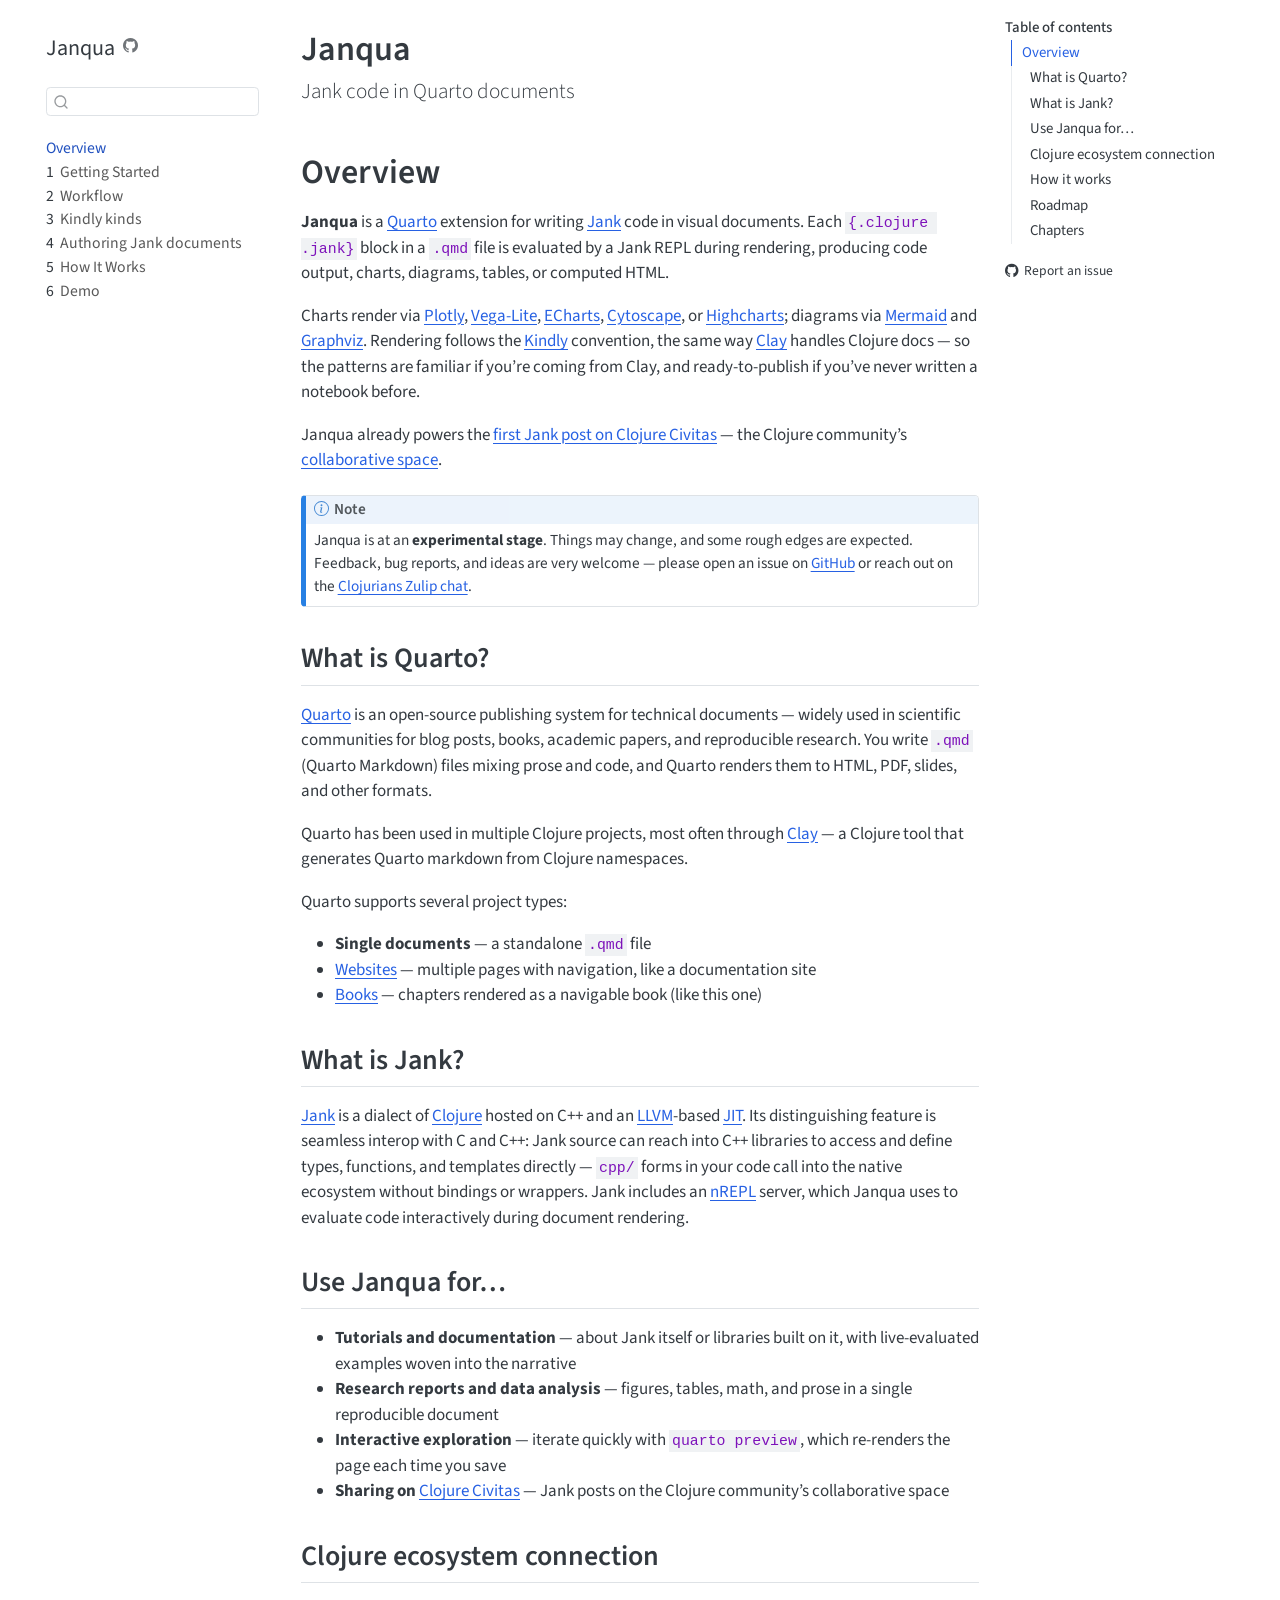
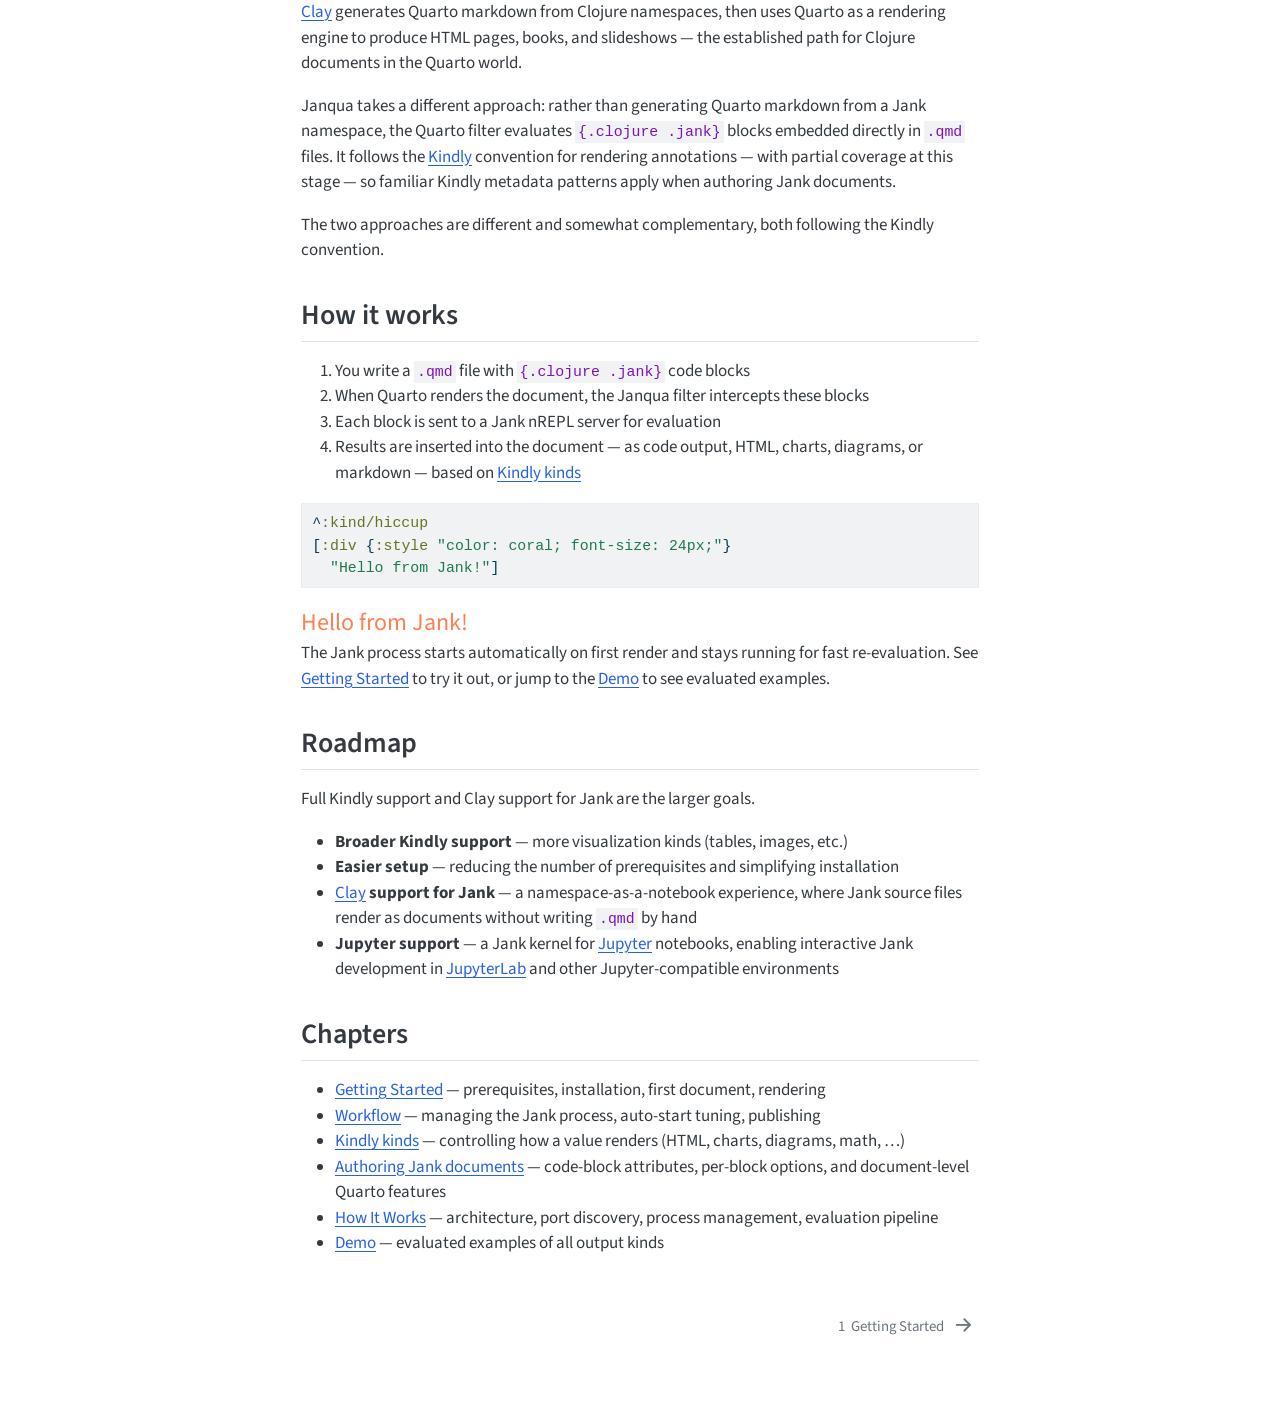
<file: index.html>
<!DOCTYPE html>
<html xmlns="http://www.w3.org/1999/xhtml" lang="en" xml:lang="en"><head>

<meta charset="utf-8">
<meta name="generator" content="quarto-1.9.36">

<meta name="viewport" content="width=device-width, initial-scale=1.0, user-scalable=yes">


<title>Janqua</title>
<style>
/* Default styles provided by pandoc.
** See https://pandoc.org/MANUAL.html#variables-for-html for config info.
*/
code{white-space: pre-wrap;}
span.smallcaps{font-variant: small-caps;}
div.columns{display: flex; gap: min(4vw, 1.5em);}
div.column{flex: auto; overflow-x: auto;}
div.hanging-indent{margin-left: 1.5em; text-indent: -1.5em;}
ul.task-list{list-style: none;}
ul.task-list li input[type="checkbox"] {
  width: 0.8em;
  margin: 0 0.8em 0.2em -1em; /* quarto-specific, see https://github.com/quarto-dev/quarto-cli/issues/4556 */ 
  vertical-align: middle;
}
/* CSS for syntax highlighting */
html { -webkit-text-size-adjust: 100%; }
pre > code.sourceCode { white-space: pre; position: relative; }
pre > code.sourceCode > span { display: inline-block; line-height: 1.25; }
pre > code.sourceCode > span:empty { height: 1.2em; }
.sourceCode { overflow: visible; }
code.sourceCode > span { color: inherit; text-decoration: inherit; }
div.sourceCode { margin: 1em 0; }
pre.sourceCode { margin: 0; }
@media screen {
div.sourceCode { overflow: auto; }
}
@media print {
pre > code.sourceCode { white-space: pre-wrap; }
pre > code.sourceCode > span { text-indent: -5em; padding-left: 5em; }
}
pre.numberSource code
  { counter-reset: source-line 0; }
pre.numberSource code > span
  { position: relative; left: -4em; counter-increment: source-line; }
pre.numberSource code > span > a:first-child::before
  { content: counter(source-line);
    position: relative; left: -1em; text-align: right; vertical-align: baseline;
    border: none; display: inline-block;
    -webkit-touch-callout: none; -webkit-user-select: none;
    -khtml-user-select: none; -moz-user-select: none;
    -ms-user-select: none; user-select: none;
    padding: 0 4px; width: 4em;
  }
pre.numberSource { margin-left: 3em;  padding-left: 4px; }
div.sourceCode
  {   }
@media screen {
pre > code.sourceCode > span > a:first-child::before { text-decoration: underline; }
}
</style>


<script src="site_libs/quarto-nav/quarto-nav.js"></script>
<script src="site_libs/quarto-nav/headroom.min.js"></script>
<script src="site_libs/clipboard/clipboard.min.js"></script>
<script src="site_libs/quarto-search/autocomplete.umd.js"></script>
<script src="site_libs/quarto-search/fuse.min.js"></script>
<script src="site_libs/quarto-search/quarto-search.js"></script>
<meta name="quarto:offset" content="./">
<link href="./getting-started.html" rel="next">
<script src="site_libs/quarto-html/quarto.js" type="module"></script>
<script src="site_libs/quarto-html/tabsets/tabsets.js" type="module"></script>
<script src="site_libs/quarto-html/popper.min.js"></script>
<script src="site_libs/quarto-html/tippy.umd.min.js"></script>
<script src="site_libs/quarto-html/anchor.min.js"></script>
<link href="site_libs/quarto-html/tippy.css" rel="stylesheet">
<link href="site_libs/quarto-html/quarto-syntax-highlighting-845c23b38eaddc0f92fda52bfe77a8c8.css" rel="stylesheet" id="quarto-text-highlighting-styles">
<script src="site_libs/bootstrap/bootstrap.min.js"></script>
<link href="site_libs/bootstrap/bootstrap-icons.css" rel="stylesheet">
<link href="site_libs/bootstrap/bootstrap-47c769d3d3297953383b17cda1be3526.min.css" rel="stylesheet" append-hash="true" id="quarto-bootstrap" data-mode="light">
<script id="quarto-search-options" type="application/json">{
  "location": "sidebar",
  "copy-button": false,
  "collapse-after": 3,
  "panel-placement": "start",
  "type": "textbox",
  "limit": 50,
  "keyboard-shortcut": [
    "f",
    "/",
    "s"
  ],
  "show-item-context": false,
  "language": {
    "search-no-results-text": "No results",
    "search-matching-documents-text": "matching documents",
    "search-copy-link-title": "Copy link to search",
    "search-hide-matches-text": "Hide additional matches",
    "search-more-match-text": "more match in this document",
    "search-more-matches-text": "more matches in this document",
    "search-clear-button-title": "Clear",
    "search-text-placeholder": "",
    "search-detached-cancel-button-title": "Cancel",
    "search-submit-button-title": "Submit",
    "search-label": "Search"
  }
}</script>
<style>
/* Distinguish Jank output blocks from input code */
.cell-output pre code.sourceCode {
  background-color: transparent;
  border-left: 3px solid #e0e0e0;
  padding-left: 0.8em;
}

/* Cap stdout-block height so a noisy `(println …)` (e.g. a debug
   `dotimes 1000`) doesn't push everything below it off the page.
   Display blocks (charts, return values) and error blocks stay
   uncapped — those need to remain fully visible. */
.cell-output-stdout pre {
  max-height: 30em;
  overflow-y: auto;
}
</style>


</head>

<body class="nav-sidebar floating quarto-light">

<div id="quarto-search-results"></div>
  <header id="quarto-header" class="headroom fixed-top">
  <nav class="quarto-secondary-nav">
    <div class="container-fluid d-flex">
      <button type="button" class="quarto-btn-toggle btn" data-bs-toggle="collapse" role="button" data-bs-target=".quarto-sidebar-collapse-item" aria-controls="quarto-sidebar" aria-expanded="false" aria-label="Toggle sidebar navigation" onclick="if (window.quartoToggleHeadroom) { window.quartoToggleHeadroom(); }">
        <i class="bi bi-layout-text-sidebar-reverse"></i>
      </button>
        <nav class="quarto-page-breadcrumbs" aria-label="breadcrumb"><ol class="breadcrumb"><li class="breadcrumb-item"><a href="./index.html">Overview</a></li></ol></nav>
        <a class="flex-grow-1" role="navigation" data-bs-toggle="collapse" data-bs-target=".quarto-sidebar-collapse-item" aria-controls="quarto-sidebar" aria-expanded="false" aria-label="Toggle sidebar navigation" onclick="if (window.quartoToggleHeadroom) { window.quartoToggleHeadroom(); }">      
        </a>
      <button type="button" class="btn quarto-search-button" aria-label="Search" onclick="window.quartoOpenSearch();">
        <i class="bi bi-search"></i>
      </button>
    </div>
  </nav>
</header>
<!-- content -->
<div id="quarto-content" class="quarto-container page-columns page-rows-contents page-layout-article">
<!-- sidebar -->
  <nav id="quarto-sidebar" class="sidebar collapse collapse-horizontal quarto-sidebar-collapse-item sidebar-navigation floating overflow-auto">
    <div class="pt-lg-2 mt-2 text-left sidebar-header">
    <div class="sidebar-title mb-0 py-0">
      <a href="./">Janqua</a> 
        <div class="sidebar-tools-main">
    <a href="https://github.com/scicloj/janqua" title="Source Code" class="quarto-navigation-tool px-1" aria-label="Source Code"><i class="bi bi-github"></i></a>
</div>
    </div>
      </div>
        <div class="mt-2 flex-shrink-0 align-items-center">
        <div class="sidebar-search">
        <div id="quarto-search" class="" title="Search"></div>
        </div>
        </div>
    <div class="sidebar-menu-container"> 
    <ul class="list-unstyled mt-1">
        <li class="sidebar-item">
  <div class="sidebar-item-container"> 
  <a href="./index.html" class="sidebar-item-text sidebar-link active">
 <span class="menu-text">Overview</span></a>
  </div>
</li>
        <li class="sidebar-item">
  <div class="sidebar-item-container"> 
  <a href="./getting-started.html" class="sidebar-item-text sidebar-link">
 <span class="menu-text"><span class="chapter-number">1</span>&nbsp; <span class="chapter-title">Getting Started</span></span></a>
  </div>
</li>
        <li class="sidebar-item">
  <div class="sidebar-item-container"> 
  <a href="./workflow.html" class="sidebar-item-text sidebar-link">
 <span class="menu-text"><span class="chapter-number">2</span>&nbsp; <span class="chapter-title">Workflow</span></span></a>
  </div>
</li>
        <li class="sidebar-item">
  <div class="sidebar-item-container"> 
  <a href="./kindly-kinds.html" class="sidebar-item-text sidebar-link">
 <span class="menu-text"><span class="chapter-number">3</span>&nbsp; <span class="chapter-title">Kindly kinds</span></span></a>
  </div>
</li>
        <li class="sidebar-item">
  <div class="sidebar-item-container"> 
  <a href="./authoring.html" class="sidebar-item-text sidebar-link">
 <span class="menu-text"><span class="chapter-number">4</span>&nbsp; <span class="chapter-title">Authoring Jank documents</span></span></a>
  </div>
</li>
        <li class="sidebar-item">
  <div class="sidebar-item-container"> 
  <a href="./how-it-works.html" class="sidebar-item-text sidebar-link">
 <span class="menu-text"><span class="chapter-number">5</span>&nbsp; <span class="chapter-title">How It Works</span></span></a>
  </div>
</li>
        <li class="sidebar-item">
  <div class="sidebar-item-container"> 
  <a href="./demo.html" class="sidebar-item-text sidebar-link">
 <span class="menu-text"><span class="chapter-number">6</span>&nbsp; <span class="chapter-title">Demo</span></span></a>
  </div>
</li>
    </ul>
    </div>
</nav>
<div id="quarto-sidebar-glass" class="quarto-sidebar-collapse-item" data-bs-toggle="collapse" data-bs-target=".quarto-sidebar-collapse-item"></div>
<!-- margin-sidebar -->
    <div id="quarto-margin-sidebar" class="sidebar margin-sidebar">
        <nav id="TOC" role="doc-toc" class="toc-active">
    <h2 id="toc-title">Table of contents</h2>
   
  <ul>
  <li><a href="#overview" id="toc-overview" class="nav-link active" data-scroll-target="#overview">Overview</a>
  <ul class="collapse">
  <li><a href="#what-is-quarto" id="toc-what-is-quarto" class="nav-link" data-scroll-target="#what-is-quarto">What is Quarto?</a></li>
  <li><a href="#what-is-jank" id="toc-what-is-jank" class="nav-link" data-scroll-target="#what-is-jank">What is Jank?</a></li>
  <li><a href="#use-janqua-for" id="toc-use-janqua-for" class="nav-link" data-scroll-target="#use-janqua-for">Use Janqua for…</a></li>
  <li><a href="#clojure-ecosystem-connection" id="toc-clojure-ecosystem-connection" class="nav-link" data-scroll-target="#clojure-ecosystem-connection">Clojure ecosystem connection</a></li>
  <li><a href="#how-it-works" id="toc-how-it-works" class="nav-link" data-scroll-target="#how-it-works">How it works</a></li>
  <li><a href="#roadmap" id="toc-roadmap" class="nav-link" data-scroll-target="#roadmap">Roadmap</a></li>
  <li><a href="#chapters" id="toc-chapters" class="nav-link" data-scroll-target="#chapters">Chapters</a></li>
  </ul></li>
  </ul>
<div class="toc-actions"><ul><li><a href="https://github.com/scicloj/janqua/issues/new" class="toc-action"><i class="bi bi-github"></i>Report an issue</a></li></ul></div></nav>
    </div>
<!-- main -->
<main class="content" id="quarto-document-content">

<header id="title-block-header" class="quarto-title-block default">
<div class="quarto-title">
<h1 class="title">Janqua</h1>
<p class="subtitle lead">Jank code in Quarto documents</p>
</div>



<div class="quarto-title-meta">

    
  
    
  </div>
  


</header>


<section id="overview" class="level1 unnumbered">
<h1 class="unnumbered">Overview</h1>
<p><strong>Janqua</strong> is a <a href="https://quarto.org">Quarto</a> extension for writing <a href="https://jank-lang.org">Jank</a> code in visual documents. Each <code>{.clojure .jank}</code> block in a <code>.qmd</code> file is evaluated by a Jank REPL during rendering, producing code output, charts, diagrams, tables, or computed HTML.</p>
<p>Charts render via <a href="https://plotly.com/javascript/">Plotly</a>, <a href="https://vega.github.io/vega-lite/">Vega-Lite</a>, <a href="https://echarts.apache.org/">ECharts</a>, <a href="https://js.cytoscape.org/">Cytoscape</a>, or <a href="https://www.highcharts.com/">Highcharts</a>; diagrams via <a href="https://mermaid.js.org/">Mermaid</a> and <a href="https://graphviz.org/">Graphviz</a>. Rendering follows the <a href="https://scicloj.github.io/kindly-noted/">Kindly</a> convention, the same way <a href="https://scicloj.github.io/clay/">Clay</a> handles Clojure docs — so the patterns are familiar if you’re coming from Clay, and ready-to-publish if you’ve never written a notebook before.</p>
<p>Janqua already powers the <a href="https://clojurecivitas.org/jank/hello.html">first Jank post on Clojure Civitas</a> — the Clojure community’s <a href="https://clojurecivitas.org/">collaborative space</a>.</p>
<div class="callout callout-style-default callout-note callout-titled">
<div class="callout-header d-flex align-content-center">
<div class="callout-icon-container">
<i class="callout-icon"></i>
</div>
<div class="callout-title-container flex-fill">
Note
</div>
</div>
<div class="callout-body-container callout-body">
<p>Janqua is at an <strong>experimental stage</strong>. Things may change, and some rough edges are expected. Feedback, bug reports, and ideas are very welcome — please open an issue on <a href="https://github.com/scicloj/janqua/issues">GitHub</a> or reach out on the <a href="https://scicloj.github.io/docs/community/chat/">Clojurians Zulip chat</a>.</p>
</div>
</div>
<section id="what-is-quarto" class="level2">
<h2 class="anchored" data-anchor-id="what-is-quarto">What is Quarto?</h2>
<p><a href="https://quarto.org">Quarto</a> is an open-source publishing system for technical documents — widely used in scientific communities for blog posts, books, academic papers, and reproducible research. You write <code>.qmd</code> (Quarto Markdown) files mixing prose and code, and Quarto renders them to HTML, PDF, slides, and other formats.</p>
<p>Quarto has been used in multiple Clojure projects, most often through <a href="https://scicloj.github.io/clay/">Clay</a> — a Clojure tool that generates Quarto markdown from Clojure namespaces.</p>
<p>Quarto supports several project types:</p>
<ul>
<li><strong>Single documents</strong> — a standalone <code>.qmd</code> file</li>
<li><strong><a href="https://quarto.org/docs/websites/">Websites</a></strong> — multiple pages with navigation, like a documentation site</li>
<li><strong><a href="https://quarto.org/docs/books/">Books</a></strong> — chapters rendered as a navigable book (like this one)</li>
</ul>
</section>
<section id="what-is-jank" class="level2">
<h2 class="anchored" data-anchor-id="what-is-jank">What is Jank?</h2>
<p><a href="https://jank-lang.org">Jank</a> is a dialect of <a href="https://clojure.org/">Clojure</a> hosted on C++ and an <a href="https://llvm.org/">LLVM</a>-based <a href="https://en.wikipedia.org/wiki/Just-in-time_compilation">JIT</a>. Its distinguishing feature is seamless interop with C and C++: Jank source can reach into C++ libraries to access and define types, functions, and templates directly — <code>cpp/</code> forms in your code call into the native ecosystem without bindings or wrappers. Jank includes an <a href="https://nrepl.org/">nREPL</a> server, which Janqua uses to evaluate code interactively during document rendering.</p>
</section>
<section id="use-janqua-for" class="level2">
<h2 class="anchored" data-anchor-id="use-janqua-for">Use Janqua for…</h2>
<ul>
<li><strong>Tutorials and documentation</strong> — about Jank itself or libraries built on it, with live-evaluated examples woven into the narrative</li>
<li><strong>Research reports and data analysis</strong> — figures, tables, math, and prose in a single reproducible document</li>
<li><strong>Interactive exploration</strong> — iterate quickly with <code>quarto preview</code>, which re-renders the page each time you save</li>
<li><strong>Sharing on <a href="https://clojurecivitas.org/">Clojure Civitas</a></strong> — Jank posts on the Clojure community’s collaborative space</li>
</ul>
</section>
<section id="clojure-ecosystem-connection" class="level2">
<h2 class="anchored" data-anchor-id="clojure-ecosystem-connection">Clojure ecosystem connection</h2>
<p><a href="https://scicloj.github.io/clay/">Clay</a> generates Quarto markdown from Clojure namespaces, then uses Quarto as a rendering engine to produce HTML pages, books, and slideshows — the established path for Clojure documents in the Quarto world.</p>
<p>Janqua takes a different approach: rather than generating Quarto markdown from a Jank namespace, the Quarto filter evaluates <code>{.clojure .jank}</code> blocks embedded directly in <code>.qmd</code> files. It follows the <a href="https://scicloj.github.io/kindly-noted/">Kindly</a> convention for rendering annotations — with partial coverage at this stage — so familiar Kindly metadata patterns apply when authoring Jank documents.</p>
<p>The two approaches are different and somewhat complementary, both following the Kindly convention.</p>
</section>
<section id="how-it-works" class="level2">
<h2 class="anchored" data-anchor-id="how-it-works">How it works</h2>
<ol type="1">
<li>You write a <code>.qmd</code> file with <code>{.clojure .jank}</code> code blocks</li>
<li>When Quarto renders the document, the Janqua filter intercepts these blocks</li>
<li>Each block is sent to a Jank nREPL server for evaluation</li>
<li>Results are inserted into the document — as code output, HTML, charts, diagrams, or markdown — based on <a href="./kindly-kinds.html">Kindly kinds</a></li>
</ol>
<div class="cell">
<div class="code-copy-outer-scaffold"><div class="sourceCode" id="cb1"><pre class="sourceCode clojure code-with-copy"><code class="sourceCode clojure"><span id="cb1-1"><a href="#cb1-1" aria-hidden="true" tabindex="-1"></a>^<span class="at">:kind/hiccup</span></span>
<span id="cb1-2"><a href="#cb1-2" aria-hidden="true" tabindex="-1"></a>[<span class="at">:div</span> {<span class="at">:style</span> <span class="st">"color: coral; font-size: 24px;"</span>}</span>
<span id="cb1-3"><a href="#cb1-3" aria-hidden="true" tabindex="-1"></a>  <span class="st">"Hello from Jank!"</span>]</span></code></pre></div><button title="Copy to Clipboard" class="code-copy-button"><i class="bi"></i></button></div>
<div class="cell-output cell-output-display">
<div style="color: coral; font-size: 24px;">Hello from Jank!</div>
</div>
</div>
<p>The Jank process starts automatically on first render and stays running for fast re-evaluation. See <a href="./getting-started.html">Getting Started</a> to try it out, or jump to the <a href="./demo.html">Demo</a> to see evaluated examples.</p>
</section>
<section id="roadmap" class="level2">
<h2 class="anchored" data-anchor-id="roadmap">Roadmap</h2>
<p>Full Kindly support and Clay support for Jank are the larger goals.</p>
<ul>
<li><strong>Broader Kindly support</strong> — more visualization kinds (tables, images, etc.)</li>
<li><strong>Easier setup</strong> — reducing the number of prerequisites and simplifying installation</li>
<li><strong><a href="https://scicloj.github.io/clay/">Clay</a> support for Jank</strong> — a namespace-as-a-notebook experience, where Jank source files render as documents without writing <code>.qmd</code> by hand</li>
<li><strong>Jupyter support</strong> — a Jank kernel for <a href="https://jupyter.org/">Jupyter</a> notebooks, enabling interactive Jank development in <a href="https://jupyterlab.readthedocs.io/">JupyterLab</a> and other Jupyter-compatible environments</li>
</ul>
</section>
<section id="chapters" class="level2">
<h2 class="anchored" data-anchor-id="chapters">Chapters</h2>
<ul>
<li><a href="./getting-started.html">Getting Started</a> — prerequisites, installation, first document, rendering</li>
<li><a href="./workflow.html">Workflow</a> — managing the Jank process, auto-start tuning, publishing</li>
<li><a href="./kindly-kinds.html">Kindly kinds</a> — controlling how a value renders (HTML, charts, diagrams, math, …)</li>
<li><a href="./authoring.html">Authoring Jank documents</a> — code-block attributes, per-block options, and document-level Quarto features</li>
<li><a href="./how-it-works.html">How It Works</a> — architecture, port discovery, process management, evaluation pipeline</li>
<li><a href="./demo.html">Demo</a> — evaluated examples of all output kinds</li>
</ul>


</section>
</section>

</main> <!-- /main -->
<script id="quarto-html-after-body" type="application/javascript">
  window.document.addEventListener("DOMContentLoaded", function (event) {
    const icon = "";
    const anchorJS = new window.AnchorJS();
    anchorJS.options = {
      placement: 'right',
      icon: icon
    };
    anchorJS.add('.anchored');
    const isCodeAnnotation = (el) => {
      for (const clz of el.classList) {
        if (clz.startsWith('code-annotation-')) {                     
          return true;
        }
      }
      return false;
    }
    const onCopySuccess = function(e) {
      // button target
      const button = e.trigger;
      // don't keep focus
      button.blur();
      // flash "checked"
      button.classList.add('code-copy-button-checked');
      var currentTitle = button.getAttribute("title");
      button.setAttribute("title", "Copied!");
      let tooltip;
      if (window.bootstrap) {
        button.setAttribute("data-bs-toggle", "tooltip");
        button.setAttribute("data-bs-placement", "left");
        button.setAttribute("data-bs-title", "Copied!");
        tooltip = new bootstrap.Tooltip(button, 
          { trigger: "manual", 
            customClass: "code-copy-button-tooltip",
            offset: [0, -8]});
        tooltip.show();    
      }
      setTimeout(function() {
        if (tooltip) {
          tooltip.hide();
          button.removeAttribute("data-bs-title");
          button.removeAttribute("data-bs-toggle");
          button.removeAttribute("data-bs-placement");
        }
        button.setAttribute("title", currentTitle);
        button.classList.remove('code-copy-button-checked');
      }, 1000);
      // clear code selection
      e.clearSelection();
    }
    const getTextToCopy = function(trigger) {
      const outerScaffold = trigger.parentElement.cloneNode(true);
      const codeEl = outerScaffold.querySelector('code');
      for (const childEl of codeEl.children) {
        if (isCodeAnnotation(childEl)) {
          childEl.remove();
        }
      }
      return codeEl.innerText;
    }
    const clipboard = new window.ClipboardJS('.code-copy-button:not([data-in-quarto-modal])', {
      text: getTextToCopy
    });
    clipboard.on('success', onCopySuccess);
    if (window.document.getElementById('quarto-embedded-source-code-modal')) {
      const clipboardModal = new window.ClipboardJS('.code-copy-button[data-in-quarto-modal]', {
        text: getTextToCopy,
        container: window.document.getElementById('quarto-embedded-source-code-modal')
      });
      clipboardModal.on('success', onCopySuccess);
    }
      var localhostRegex = new RegExp(/^(?:http|https):\/\/localhost\:?[0-9]*\//);
      var mailtoRegex = new RegExp(/^mailto:/);
        var filterRegex = new RegExp('/' + window.location.host + '/');
      var isInternal = (href) => {
          return filterRegex.test(href) || localhostRegex.test(href) || mailtoRegex.test(href);
      }
      // Inspect non-navigation links and adorn them if external
     var links = window.document.querySelectorAll('a[href]:not(.nav-link):not(.navbar-brand):not(.toc-action):not(.sidebar-link):not(.sidebar-item-toggle):not(.pagination-link):not(.no-external):not([aria-hidden]):not(.dropdown-item):not(.quarto-navigation-tool):not(.about-link)');
      for (var i=0; i<links.length; i++) {
        const link = links[i];
        if (!isInternal(link.href)) {
          // undo the damage that might have been done by quarto-nav.js in the case of
          // links that we want to consider external
          if (link.dataset.originalHref !== undefined) {
            link.href = link.dataset.originalHref;
          }
        }
      }
    function tippyHover(el, contentFn, onTriggerFn, onUntriggerFn) {
      const config = {
        allowHTML: true,
        maxWidth: 500,
        delay: 100,
        arrow: false,
        appendTo: function(el) {
            return el.parentElement;
        },
        interactive: true,
        interactiveBorder: 10,
        theme: 'quarto',
        placement: 'bottom-start',
      };
      if (contentFn) {
        config.content = contentFn;
      }
      if (onTriggerFn) {
        config.onTrigger = onTriggerFn;
      }
      if (onUntriggerFn) {
        config.onUntrigger = onUntriggerFn;
      }
      window.tippy(el, config); 
    }
    const noterefs = window.document.querySelectorAll('a[role="doc-noteref"]');
    for (var i=0; i<noterefs.length; i++) {
      const ref = noterefs[i];
      tippyHover(ref, function() {
        // use id or data attribute instead here
        let href = ref.getAttribute('data-footnote-href') || ref.getAttribute('href');
        try { href = new URL(href).hash; } catch {}
        const id = href.replace(/^#\/?/, "");
        const note = window.document.getElementById(id);
        if (note) {
          return note.innerHTML;
        } else {
          return "";
        }
      });
    }
    const xrefs = window.document.querySelectorAll('a.quarto-xref');
    const processXRef = (id, note) => {
      // Strip column container classes
      const stripColumnClz = (el) => {
        el.classList.remove("page-full", "page-columns");
        if (el.children) {
          for (const child of el.children) {
            stripColumnClz(child);
          }
        }
      }
      stripColumnClz(note)
      if (id === null || id.startsWith('sec-')) {
        // Special case sections, only their first couple elements
        const container = document.createElement("div");
        if (note.children && note.children.length > 2) {
          container.appendChild(note.children[0].cloneNode(true));
          for (let i = 1; i < note.children.length; i++) {
            const child = note.children[i];
            if (child.tagName === "P" && child.innerText === "") {
              continue;
            } else {
              container.appendChild(child.cloneNode(true));
              break;
            }
          }
          if (window.Quarto?.typesetMath) {
            window.Quarto.typesetMath(container);
          }
          return container.innerHTML
        } else {
          if (window.Quarto?.typesetMath) {
            window.Quarto.typesetMath(note);
          }
          return note.innerHTML;
        }
      } else {
        // Remove any anchor links if they are present
        const anchorLink = note.querySelector('a.anchorjs-link');
        if (anchorLink) {
          anchorLink.remove();
        }
        if (window.Quarto?.typesetMath) {
          window.Quarto.typesetMath(note);
        }
        if (note.classList.contains("callout")) {
          return note.outerHTML;
        } else {
          return note.innerHTML;
        }
      }
    }
    for (var i=0; i<xrefs.length; i++) {
      const xref = xrefs[i];
      tippyHover(xref, undefined, function(instance) {
        instance.disable();
        let url = xref.getAttribute('href');
        let hash = undefined; 
        if (url.startsWith('#')) {
          hash = url;
        } else {
          try { hash = new URL(url).hash; } catch {}
        }
        if (hash) {
          const id = hash.replace(/^#\/?/, "");
          const note = window.document.getElementById(id);
          if (note !== null) {
            try {
              const html = processXRef(id, note.cloneNode(true));
              instance.setContent(html);
            } finally {
              instance.enable();
              instance.show();
            }
          } else {
            // See if we can fetch this
            fetch(url.split('#')[0])
            .then(res => res.text())
            .then(html => {
              const parser = new DOMParser();
              const htmlDoc = parser.parseFromString(html, "text/html");
              const note = htmlDoc.getElementById(id);
              if (note !== null) {
                const html = processXRef(id, note);
                instance.setContent(html);
              } 
            }).finally(() => {
              instance.enable();
              instance.show();
            });
          }
        } else {
          // See if we can fetch a full url (with no hash to target)
          // This is a special case and we should probably do some content thinning / targeting
          fetch(url)
          .then(res => res.text())
          .then(html => {
            const parser = new DOMParser();
            const htmlDoc = parser.parseFromString(html, "text/html");
            const note = htmlDoc.querySelector('main.content');
            if (note !== null) {
              // This should only happen for chapter cross references
              // (since there is no id in the URL)
              // remove the first header
              if (note.children.length > 0 && note.children[0].tagName === "HEADER") {
                note.children[0].remove();
              }
              const html = processXRef(null, note);
              instance.setContent(html);
            } 
          }).finally(() => {
            instance.enable();
            instance.show();
          });
        }
      }, function(instance) {
      });
    }
        let selectedAnnoteEl;
        const selectorForAnnotation = ( cell, annotation) => {
          let cellAttr = 'data-code-cell="' + cell + '"';
          let lineAttr = 'data-code-annotation="' +  annotation + '"';
          const selector = 'span[' + cellAttr + '][' + lineAttr + ']';
          return selector;
        }
        const selectCodeLines = (annoteEl) => {
          const doc = window.document;
          const targetCell = annoteEl.getAttribute("data-target-cell");
          const targetAnnotation = annoteEl.getAttribute("data-target-annotation");
          const annoteSpan = window.document.querySelector(selectorForAnnotation(targetCell, targetAnnotation));
          const lines = annoteSpan.getAttribute("data-code-lines").split(",");
          const lineIds = lines.map((line) => {
            return targetCell + "-" + line;
          })
          let top = null;
          let height = null;
          let parent = null;
          if (lineIds.length > 0) {
              //compute the position of the single el (top and bottom and make a div)
              const el = window.document.getElementById(lineIds[0]);
              top = el.offsetTop;
              height = el.offsetHeight;
              parent = el.parentElement.parentElement;
            if (lineIds.length > 1) {
              const lastEl = window.document.getElementById(lineIds[lineIds.length - 1]);
              const bottom = lastEl.offsetTop + lastEl.offsetHeight;
              height = bottom - top;
            }
            if (top !== null && height !== null && parent !== null) {
              // cook up a div (if necessary) and position it 
              let div = window.document.getElementById("code-annotation-line-highlight");
              if (div === null) {
                div = window.document.createElement("div");
                div.setAttribute("id", "code-annotation-line-highlight");
                div.style.position = 'absolute';
                parent.appendChild(div);
              }
              div.style.top = top - 2 + "px";
              div.style.height = height + 4 + "px";
              div.style.left = 0;
              let gutterDiv = window.document.getElementById("code-annotation-line-highlight-gutter");
              if (gutterDiv === null) {
                gutterDiv = window.document.createElement("div");
                gutterDiv.setAttribute("id", "code-annotation-line-highlight-gutter");
                gutterDiv.style.position = 'absolute';
                const codeCell = window.document.getElementById(targetCell);
                const gutter = codeCell.querySelector('.code-annotation-gutter');
                gutter.appendChild(gutterDiv);
              }
              gutterDiv.style.top = top - 2 + "px";
              gutterDiv.style.height = height + 4 + "px";
            }
            selectedAnnoteEl = annoteEl;
          }
        };
        const unselectCodeLines = () => {
          const elementsIds = ["code-annotation-line-highlight", "code-annotation-line-highlight-gutter"];
          elementsIds.forEach((elId) => {
            const div = window.document.getElementById(elId);
            if (div) {
              div.remove();
            }
          });
          selectedAnnoteEl = undefined;
        };
          // Handle positioning of the toggle
      window.addEventListener(
        "resize",
        throttle(() => {
          elRect = undefined;
          if (selectedAnnoteEl) {
            selectCodeLines(selectedAnnoteEl);
          }
        }, 10)
      );
      function throttle(fn, ms) {
      let throttle = false;
      let timer;
        return (...args) => {
          if(!throttle) { // first call gets through
              fn.apply(this, args);
              throttle = true;
          } else { // all the others get throttled
              if(timer) clearTimeout(timer); // cancel #2
              timer = setTimeout(() => {
                fn.apply(this, args);
                timer = throttle = false;
              }, ms);
          }
        };
      }
        // Attach click handler to the DT
        const annoteDls = window.document.querySelectorAll('dt[data-target-cell]');
        for (const annoteDlNode of annoteDls) {
          annoteDlNode.addEventListener('click', (event) => {
            const clickedEl = event.target;
            if (clickedEl !== selectedAnnoteEl) {
              unselectCodeLines();
              const activeEl = window.document.querySelector('dt[data-target-cell].code-annotation-active');
              if (activeEl) {
                activeEl.classList.remove('code-annotation-active');
              }
              selectCodeLines(clickedEl);
              clickedEl.classList.add('code-annotation-active');
            } else {
              // Unselect the line
              unselectCodeLines();
              clickedEl.classList.remove('code-annotation-active');
            }
          });
        }
    const findCites = (el) => {
      const parentEl = el.parentElement;
      if (parentEl) {
        const cites = parentEl.dataset.cites;
        if (cites) {
          return {
            el,
            cites: cites.split(' ')
          };
        } else {
          return findCites(el.parentElement)
        }
      } else {
        return undefined;
      }
    };
    var bibliorefs = window.document.querySelectorAll('a[role="doc-biblioref"]');
    for (var i=0; i<bibliorefs.length; i++) {
      const ref = bibliorefs[i];
      const citeInfo = findCites(ref);
      if (citeInfo) {
        tippyHover(citeInfo.el, function() {
          var popup = window.document.createElement('div');
          citeInfo.cites.forEach(function(cite) {
            var citeDiv = window.document.createElement('div');
            citeDiv.classList.add('hanging-indent');
            citeDiv.classList.add('csl-entry');
            var biblioDiv = window.document.getElementById('ref-' + cite);
            if (biblioDiv) {
              citeDiv.innerHTML = biblioDiv.innerHTML;
            }
            popup.appendChild(citeDiv);
          });
          return popup.innerHTML;
        });
      }
    }
  });
  </script>
<nav class="page-navigation">
  <div class="nav-page nav-page-previous">
  </div>
  <div class="nav-page nav-page-next">
      <a href="./getting-started.html" class="pagination-link" aria-label="Getting Started">
        <span class="nav-page-text"><span class="chapter-number">1</span>&nbsp; <span class="chapter-title">Getting Started</span></span> <i class="bi bi-arrow-right-short"></i>
      </a>
  </div>
</nav>
</div> <!-- /content -->




<footer class="footer"><div class="nav-footer"><div class="nav-footer-center"><div class="toc-actions d-sm-block d-md-none"><ul><li><a href="https://github.com/scicloj/janqua/issues/new" class="toc-action"><i class="bi bi-github"></i>Report an issue</a></li></ul></div></div></div></footer></body></html>
</file>
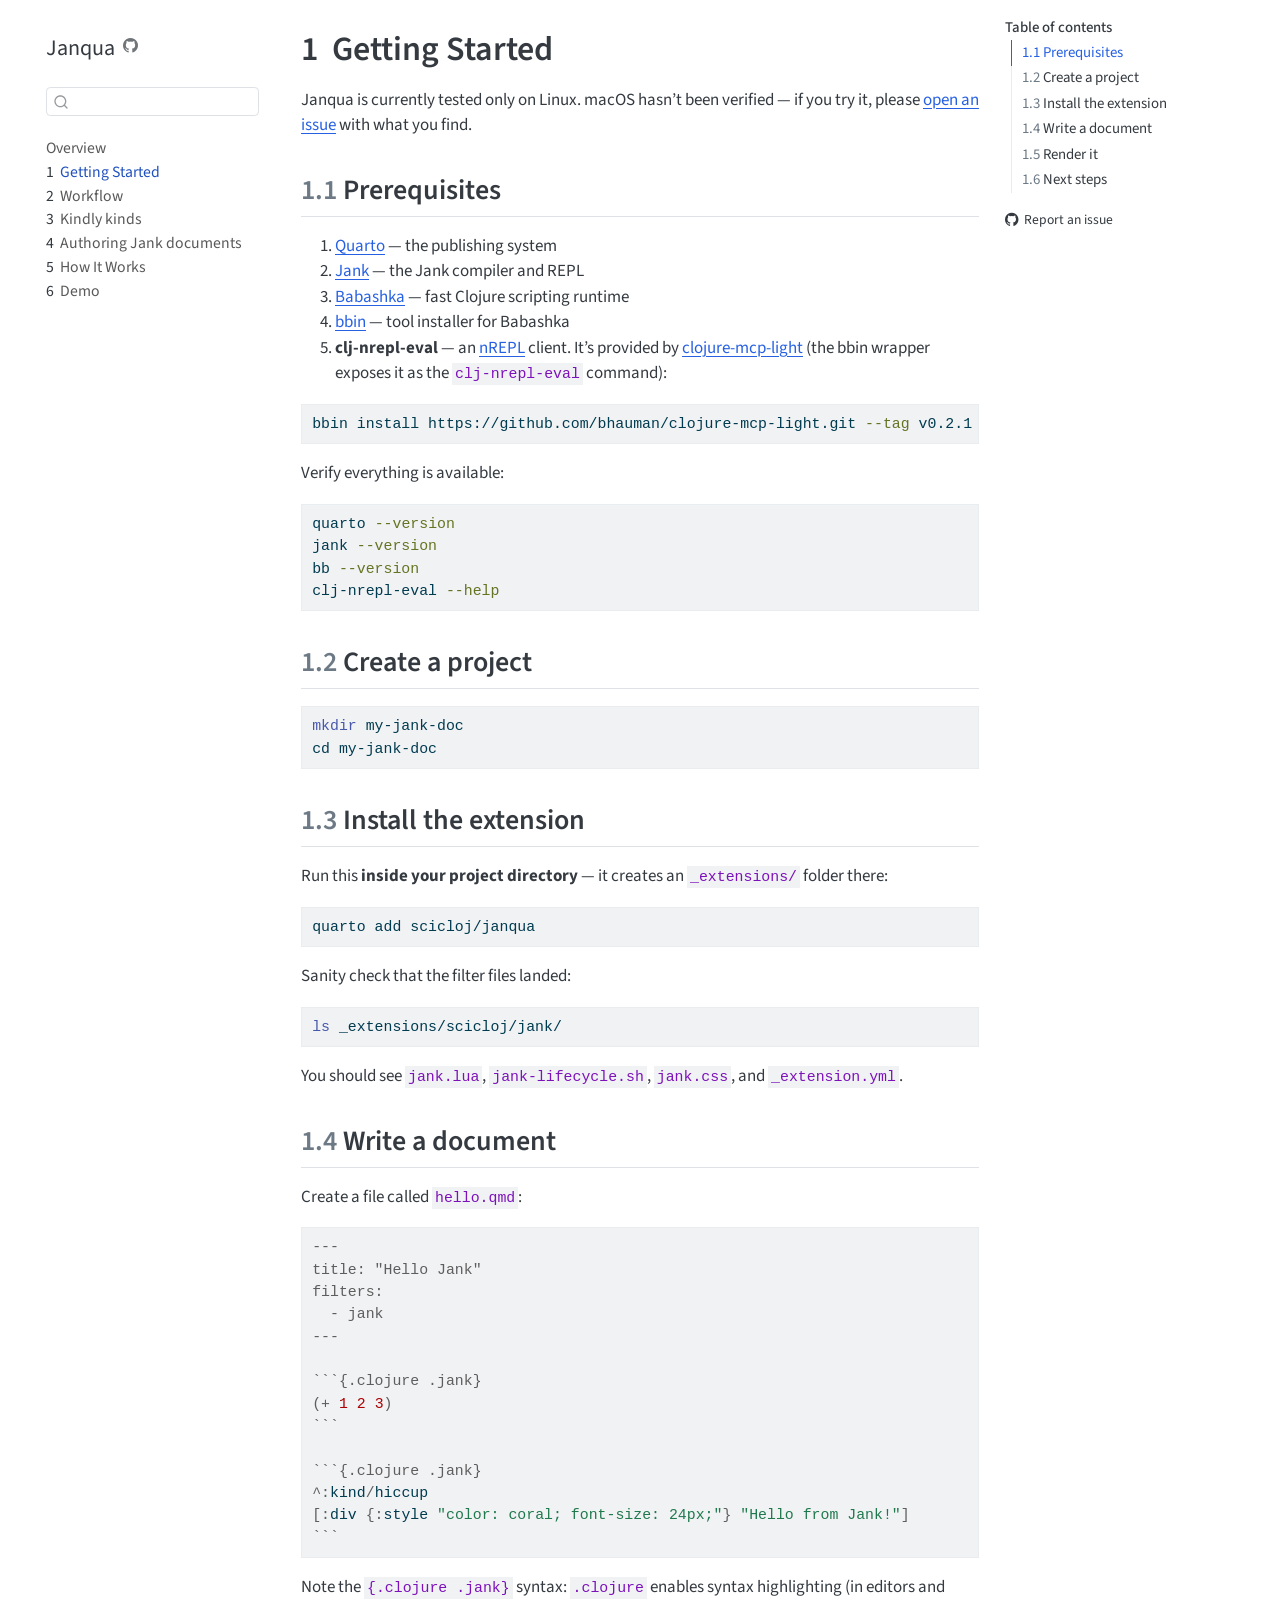
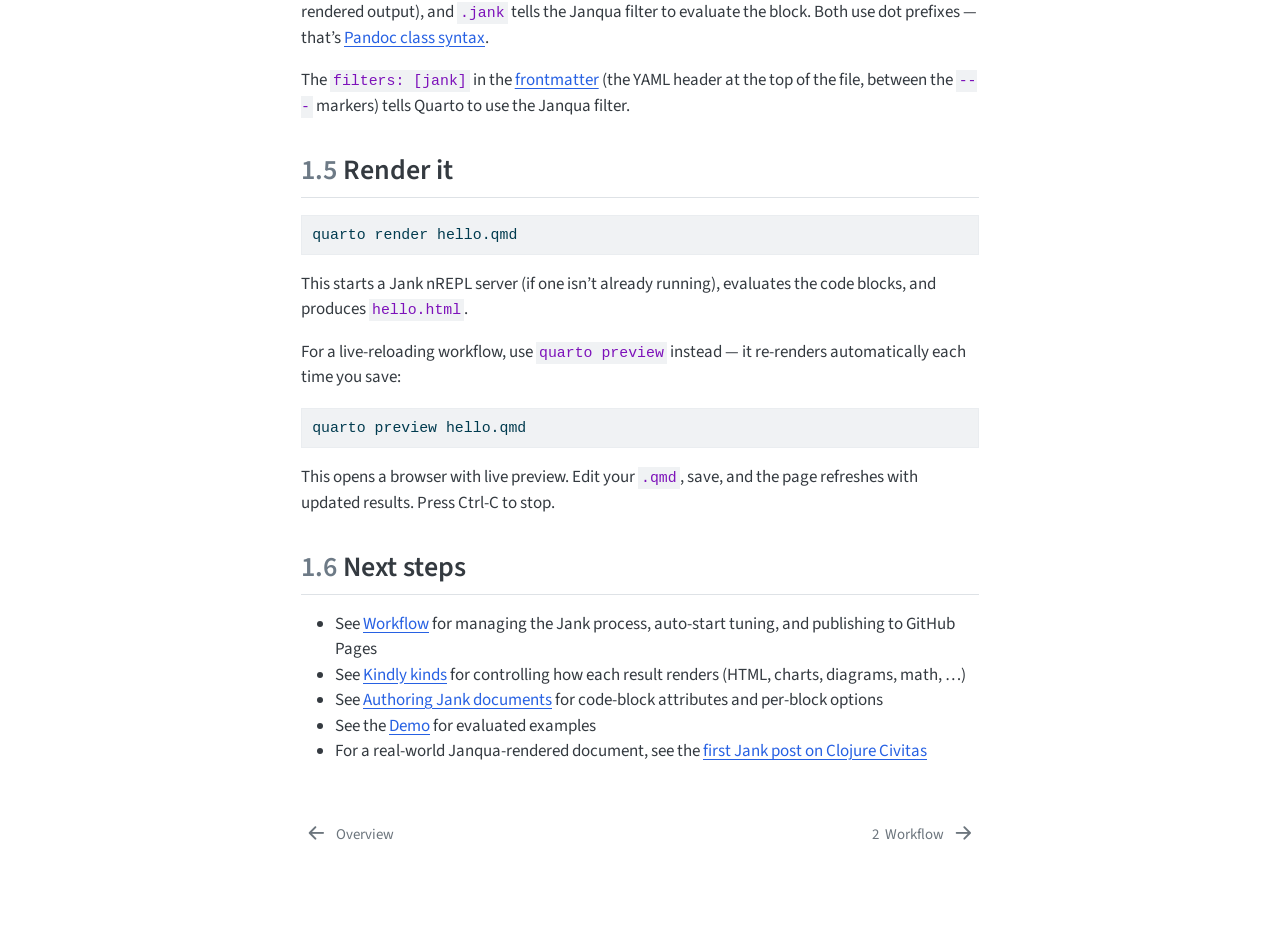
<file: getting-started.html>
<!DOCTYPE html>
<html xmlns="http://www.w3.org/1999/xhtml" lang="en" xml:lang="en"><head>

<meta charset="utf-8">
<meta name="generator" content="quarto-1.9.36">

<meta name="viewport" content="width=device-width, initial-scale=1.0, user-scalable=yes">


<title>1&nbsp; Getting Started – Janqua</title>
<style>
/* Default styles provided by pandoc.
** See https://pandoc.org/MANUAL.html#variables-for-html for config info.
*/
code{white-space: pre-wrap;}
span.smallcaps{font-variant: small-caps;}
div.columns{display: flex; gap: min(4vw, 1.5em);}
div.column{flex: auto; overflow-x: auto;}
div.hanging-indent{margin-left: 1.5em; text-indent: -1.5em;}
ul.task-list{list-style: none;}
ul.task-list li input[type="checkbox"] {
  width: 0.8em;
  margin: 0 0.8em 0.2em -1em; /* quarto-specific, see https://github.com/quarto-dev/quarto-cli/issues/4556 */ 
  vertical-align: middle;
}
/* CSS for syntax highlighting */
html { -webkit-text-size-adjust: 100%; }
pre > code.sourceCode { white-space: pre; position: relative; }
pre > code.sourceCode > span { display: inline-block; line-height: 1.25; }
pre > code.sourceCode > span:empty { height: 1.2em; }
.sourceCode { overflow: visible; }
code.sourceCode > span { color: inherit; text-decoration: inherit; }
div.sourceCode { margin: 1em 0; }
pre.sourceCode { margin: 0; }
@media screen {
div.sourceCode { overflow: auto; }
}
@media print {
pre > code.sourceCode { white-space: pre-wrap; }
pre > code.sourceCode > span { text-indent: -5em; padding-left: 5em; }
}
pre.numberSource code
  { counter-reset: source-line 0; }
pre.numberSource code > span
  { position: relative; left: -4em; counter-increment: source-line; }
pre.numberSource code > span > a:first-child::before
  { content: counter(source-line);
    position: relative; left: -1em; text-align: right; vertical-align: baseline;
    border: none; display: inline-block;
    -webkit-touch-callout: none; -webkit-user-select: none;
    -khtml-user-select: none; -moz-user-select: none;
    -ms-user-select: none; user-select: none;
    padding: 0 4px; width: 4em;
  }
pre.numberSource { margin-left: 3em;  padding-left: 4px; }
div.sourceCode
  {   }
@media screen {
pre > code.sourceCode > span > a:first-child::before { text-decoration: underline; }
}
</style>


<script src="site_libs/quarto-nav/quarto-nav.js"></script>
<script src="site_libs/quarto-nav/headroom.min.js"></script>
<script src="site_libs/clipboard/clipboard.min.js"></script>
<script src="site_libs/quarto-search/autocomplete.umd.js"></script>
<script src="site_libs/quarto-search/fuse.min.js"></script>
<script src="site_libs/quarto-search/quarto-search.js"></script>
<meta name="quarto:offset" content="./">
<link href="./workflow.html" rel="next">
<link href="./index.html" rel="prev">
<script src="site_libs/quarto-html/quarto.js" type="module"></script>
<script src="site_libs/quarto-html/tabsets/tabsets.js" type="module"></script>
<script src="site_libs/quarto-html/popper.min.js"></script>
<script src="site_libs/quarto-html/tippy.umd.min.js"></script>
<script src="site_libs/quarto-html/anchor.min.js"></script>
<link href="site_libs/quarto-html/tippy.css" rel="stylesheet">
<link href="site_libs/quarto-html/quarto-syntax-highlighting-845c23b38eaddc0f92fda52bfe77a8c8.css" rel="stylesheet" id="quarto-text-highlighting-styles">
<script src="site_libs/bootstrap/bootstrap.min.js"></script>
<link href="site_libs/bootstrap/bootstrap-icons.css" rel="stylesheet">
<link href="site_libs/bootstrap/bootstrap-47c769d3d3297953383b17cda1be3526.min.css" rel="stylesheet" append-hash="true" id="quarto-bootstrap" data-mode="light">
<script id="quarto-search-options" type="application/json">{
  "location": "sidebar",
  "copy-button": false,
  "collapse-after": 3,
  "panel-placement": "start",
  "type": "textbox",
  "limit": 50,
  "keyboard-shortcut": [
    "f",
    "/",
    "s"
  ],
  "show-item-context": false,
  "language": {
    "search-no-results-text": "No results",
    "search-matching-documents-text": "matching documents",
    "search-copy-link-title": "Copy link to search",
    "search-hide-matches-text": "Hide additional matches",
    "search-more-match-text": "more match in this document",
    "search-more-matches-text": "more matches in this document",
    "search-clear-button-title": "Clear",
    "search-text-placeholder": "",
    "search-detached-cancel-button-title": "Cancel",
    "search-submit-button-title": "Submit",
    "search-label": "Search"
  }
}</script>


</head>

<body class="nav-sidebar floating quarto-light">

<div id="quarto-search-results"></div>
  <header id="quarto-header" class="headroom fixed-top">
  <nav class="quarto-secondary-nav">
    <div class="container-fluid d-flex">
      <button type="button" class="quarto-btn-toggle btn" data-bs-toggle="collapse" role="button" data-bs-target=".quarto-sidebar-collapse-item" aria-controls="quarto-sidebar" aria-expanded="false" aria-label="Toggle sidebar navigation" onclick="if (window.quartoToggleHeadroom) { window.quartoToggleHeadroom(); }">
        <i class="bi bi-layout-text-sidebar-reverse"></i>
      </button>
        <nav class="quarto-page-breadcrumbs" aria-label="breadcrumb"><ol class="breadcrumb"><li class="breadcrumb-item"><a href="./getting-started.html"><span class="chapter-number">1</span>&nbsp; <span class="chapter-title">Getting Started</span></a></li></ol></nav>
        <a class="flex-grow-1" role="navigation" data-bs-toggle="collapse" data-bs-target=".quarto-sidebar-collapse-item" aria-controls="quarto-sidebar" aria-expanded="false" aria-label="Toggle sidebar navigation" onclick="if (window.quartoToggleHeadroom) { window.quartoToggleHeadroom(); }">      
        </a>
      <button type="button" class="btn quarto-search-button" aria-label="Search" onclick="window.quartoOpenSearch();">
        <i class="bi bi-search"></i>
      </button>
    </div>
  </nav>
</header>
<!-- content -->
<div id="quarto-content" class="quarto-container page-columns page-rows-contents page-layout-article">
<!-- sidebar -->
  <nav id="quarto-sidebar" class="sidebar collapse collapse-horizontal quarto-sidebar-collapse-item sidebar-navigation floating overflow-auto">
    <div class="pt-lg-2 mt-2 text-left sidebar-header">
    <div class="sidebar-title mb-0 py-0">
      <a href="./">Janqua</a> 
        <div class="sidebar-tools-main">
    <a href="https://github.com/scicloj/janqua" title="Source Code" class="quarto-navigation-tool px-1" aria-label="Source Code"><i class="bi bi-github"></i></a>
</div>
    </div>
      </div>
        <div class="mt-2 flex-shrink-0 align-items-center">
        <div class="sidebar-search">
        <div id="quarto-search" class="" title="Search"></div>
        </div>
        </div>
    <div class="sidebar-menu-container"> 
    <ul class="list-unstyled mt-1">
        <li class="sidebar-item">
  <div class="sidebar-item-container"> 
  <a href="./index.html" class="sidebar-item-text sidebar-link">
 <span class="menu-text">Overview</span></a>
  </div>
</li>
        <li class="sidebar-item">
  <div class="sidebar-item-container"> 
  <a href="./getting-started.html" class="sidebar-item-text sidebar-link active">
 <span class="menu-text"><span class="chapter-number">1</span>&nbsp; <span class="chapter-title">Getting Started</span></span></a>
  </div>
</li>
        <li class="sidebar-item">
  <div class="sidebar-item-container"> 
  <a href="./workflow.html" class="sidebar-item-text sidebar-link">
 <span class="menu-text"><span class="chapter-number">2</span>&nbsp; <span class="chapter-title">Workflow</span></span></a>
  </div>
</li>
        <li class="sidebar-item">
  <div class="sidebar-item-container"> 
  <a href="./kindly-kinds.html" class="sidebar-item-text sidebar-link">
 <span class="menu-text"><span class="chapter-number">3</span>&nbsp; <span class="chapter-title">Kindly kinds</span></span></a>
  </div>
</li>
        <li class="sidebar-item">
  <div class="sidebar-item-container"> 
  <a href="./authoring.html" class="sidebar-item-text sidebar-link">
 <span class="menu-text"><span class="chapter-number">4</span>&nbsp; <span class="chapter-title">Authoring Jank documents</span></span></a>
  </div>
</li>
        <li class="sidebar-item">
  <div class="sidebar-item-container"> 
  <a href="./how-it-works.html" class="sidebar-item-text sidebar-link">
 <span class="menu-text"><span class="chapter-number">5</span>&nbsp; <span class="chapter-title">How It Works</span></span></a>
  </div>
</li>
        <li class="sidebar-item">
  <div class="sidebar-item-container"> 
  <a href="./demo.html" class="sidebar-item-text sidebar-link">
 <span class="menu-text"><span class="chapter-number">6</span>&nbsp; <span class="chapter-title">Demo</span></span></a>
  </div>
</li>
    </ul>
    </div>
</nav>
<div id="quarto-sidebar-glass" class="quarto-sidebar-collapse-item" data-bs-toggle="collapse" data-bs-target=".quarto-sidebar-collapse-item"></div>
<!-- margin-sidebar -->
    <div id="quarto-margin-sidebar" class="sidebar margin-sidebar">
        <nav id="TOC" role="doc-toc" class="toc-active">
    <h2 id="toc-title">Table of contents</h2>
   
  <ul>
  <li><a href="#prerequisites" id="toc-prerequisites" class="nav-link active" data-scroll-target="#prerequisites"><span class="header-section-number">1.1</span> Prerequisites</a></li>
  <li><a href="#create-a-project" id="toc-create-a-project" class="nav-link" data-scroll-target="#create-a-project"><span class="header-section-number">1.2</span> Create a project</a></li>
  <li><a href="#install-the-extension" id="toc-install-the-extension" class="nav-link" data-scroll-target="#install-the-extension"><span class="header-section-number">1.3</span> Install the extension</a></li>
  <li><a href="#write-a-document" id="toc-write-a-document" class="nav-link" data-scroll-target="#write-a-document"><span class="header-section-number">1.4</span> Write a document</a></li>
  <li><a href="#render-it" id="toc-render-it" class="nav-link" data-scroll-target="#render-it"><span class="header-section-number">1.5</span> Render it</a></li>
  <li><a href="#next-steps" id="toc-next-steps" class="nav-link" data-scroll-target="#next-steps"><span class="header-section-number">1.6</span> Next steps</a></li>
  </ul>
<div class="toc-actions"><ul><li><a href="https://github.com/scicloj/janqua/issues/new" class="toc-action"><i class="bi bi-github"></i>Report an issue</a></li></ul></div></nav>
    </div>
<!-- main -->
<main class="content" id="quarto-document-content">

<header id="title-block-header" class="quarto-title-block default">
<div class="quarto-title">
<h1 class="title"><span class="chapter-number">1</span>&nbsp; <span class="chapter-title">Getting Started</span></h1>
</div>



<div class="quarto-title-meta">

    
  
    
  </div>
  


</header>


<p>Janqua is currently tested only on Linux. macOS hasn’t been verified — if you try it, please <a href="https://github.com/scicloj/janqua/issues">open an issue</a> with what you find.</p>
<section id="prerequisites" class="level2" data-number="1.1">
<h2 data-number="1.1" class="anchored" data-anchor-id="prerequisites"><span class="header-section-number">1.1</span> Prerequisites</h2>
<ol type="1">
<li><strong><a href="https://quarto.org/docs/get-started/">Quarto</a></strong> — the publishing system</li>
<li><strong><a href="https://jank-lang.org">Jank</a></strong> — the Jank compiler and REPL</li>
<li><strong><a href="https://github.com/babashka/babashka#installation">Babashka</a></strong> — fast Clojure scripting runtime</li>
<li><strong><a href="https://github.com/babashka/bbin#installation">bbin</a></strong> — tool installer for Babashka</li>
<li><strong>clj-nrepl-eval</strong> — an <a href="https://nrepl.org/">nREPL</a> client. It’s provided by <a href="https://github.com/bhauman/clojure-mcp-light">clojure-mcp-light</a> (the bbin wrapper exposes it as the <code>clj-nrepl-eval</code> command):</li>
</ol>
<div class="code-copy-outer-scaffold"><div class="sourceCode" id="cb1"><pre class="sourceCode bash code-with-copy"><code class="sourceCode bash"><span id="cb1-1"><a href="#cb1-1" aria-hidden="true" tabindex="-1"></a><span class="ex">bbin</span> install https://github.com/bhauman/clojure-mcp-light.git <span class="at">--tag</span> v0.2.1 <span class="at">--as</span> clj-nrepl-eval <span class="at">--main-opts</span> <span class="st">'["-m" "clojure-mcp-light.nrepl-eval"]'</span></span></code></pre></div><button title="Copy to Clipboard" class="code-copy-button"><i class="bi"></i></button></div>
<p>Verify everything is available:</p>
<div class="code-copy-outer-scaffold"><div class="sourceCode" id="cb2"><pre class="sourceCode bash code-with-copy"><code class="sourceCode bash"><span id="cb2-1"><a href="#cb2-1" aria-hidden="true" tabindex="-1"></a><span class="ex">quarto</span> <span class="at">--version</span></span>
<span id="cb2-2"><a href="#cb2-2" aria-hidden="true" tabindex="-1"></a><span class="ex">jank</span> <span class="at">--version</span></span>
<span id="cb2-3"><a href="#cb2-3" aria-hidden="true" tabindex="-1"></a><span class="ex">bb</span> <span class="at">--version</span></span>
<span id="cb2-4"><a href="#cb2-4" aria-hidden="true" tabindex="-1"></a><span class="ex">clj-nrepl-eval</span> <span class="at">--help</span></span></code></pre></div><button title="Copy to Clipboard" class="code-copy-button"><i class="bi"></i></button></div>
</section>
<section id="create-a-project" class="level2" data-number="1.2">
<h2 data-number="1.2" class="anchored" data-anchor-id="create-a-project"><span class="header-section-number">1.2</span> Create a project</h2>
<div class="code-copy-outer-scaffold"><div class="sourceCode" id="cb3"><pre class="sourceCode bash code-with-copy"><code class="sourceCode bash"><span id="cb3-1"><a href="#cb3-1" aria-hidden="true" tabindex="-1"></a><span class="fu">mkdir</span> my-jank-doc</span>
<span id="cb3-2"><a href="#cb3-2" aria-hidden="true" tabindex="-1"></a><span class="bu">cd</span> my-jank-doc</span></code></pre></div><button title="Copy to Clipboard" class="code-copy-button"><i class="bi"></i></button></div>
</section>
<section id="install-the-extension" class="level2" data-number="1.3">
<h2 data-number="1.3" class="anchored" data-anchor-id="install-the-extension"><span class="header-section-number">1.3</span> Install the extension</h2>
<p>Run this <strong>inside your project directory</strong> — it creates an <code>_extensions/</code> folder there:</p>
<div class="code-copy-outer-scaffold"><div class="sourceCode" id="cb4"><pre class="sourceCode bash code-with-copy"><code class="sourceCode bash"><span id="cb4-1"><a href="#cb4-1" aria-hidden="true" tabindex="-1"></a><span class="ex">quarto</span> add scicloj/janqua</span></code></pre></div><button title="Copy to Clipboard" class="code-copy-button"><i class="bi"></i></button></div>
<p>Sanity check that the filter files landed:</p>
<div class="code-copy-outer-scaffold"><div class="sourceCode" id="cb5"><pre class="sourceCode bash code-with-copy"><code class="sourceCode bash"><span id="cb5-1"><a href="#cb5-1" aria-hidden="true" tabindex="-1"></a><span class="fu">ls</span> _extensions/scicloj/jank/</span></code></pre></div><button title="Copy to Clipboard" class="code-copy-button"><i class="bi"></i></button></div>
<p>You should see <code>jank.lua</code>, <code>jank-lifecycle.sh</code>, <code>jank.css</code>, and <code>_extension.yml</code>.</p>
</section>
<section id="write-a-document" class="level2" data-number="1.4">
<h2 data-number="1.4" class="anchored" data-anchor-id="write-a-document"><span class="header-section-number">1.4</span> Write a document</h2>
<p>Create a file called <code>hello.qmd</code>:</p>
<div class="code-copy-outer-scaffold"><div class="sourceCode" id="cb6"><pre class="sourceCode markdown code-with-copy"><code class="sourceCode markdown"><span id="cb6-1"><a href="#cb6-1" aria-hidden="true" tabindex="-1"></a><span class="co">---</span></span>
<span id="cb6-2"><a href="#cb6-2" aria-hidden="true" tabindex="-1"></a><span class="an">title:</span><span class="co"> "Hello Jank"</span></span>
<span id="cb6-3"><a href="#cb6-3" aria-hidden="true" tabindex="-1"></a><span class="an">filters:</span></span>
<span id="cb6-4"><a href="#cb6-4" aria-hidden="true" tabindex="-1"></a><span class="co">  - jank</span></span>
<span id="cb6-5"><a href="#cb6-5" aria-hidden="true" tabindex="-1"></a><span class="co">---</span></span>
<span id="cb6-6"><a href="#cb6-6" aria-hidden="true" tabindex="-1"></a></span>
<span id="cb6-7"><a href="#cb6-7" aria-hidden="true" tabindex="-1"></a><span class="in">```{.clojure .jank}</span></span>
<span id="cb6-8"><a href="#cb6-8" aria-hidden="true" tabindex="-1"></a><span class="op">(+</span> <span class="dv">1</span> <span class="dv">2</span> <span class="dv">3</span><span class="op">)</span></span>
<span id="cb6-9"><a href="#cb6-9" aria-hidden="true" tabindex="-1"></a><span class="in">```</span></span>
<span id="cb6-10"><a href="#cb6-10" aria-hidden="true" tabindex="-1"></a></span>
<span id="cb6-11"><a href="#cb6-11" aria-hidden="true" tabindex="-1"></a><span class="in">```{.clojure .jank}</span></span>
<span id="cb6-12"><a href="#cb6-12" aria-hidden="true" tabindex="-1"></a><span class="op">^:</span>kind<span class="op">/</span>hiccup</span>
<span id="cb6-13"><a href="#cb6-13" aria-hidden="true" tabindex="-1"></a><span class="op">[:</span>div <span class="op">{:</span>style <span class="st">"color: coral; font-size: 24px;"</span><span class="op">}</span> <span class="st">"Hello from Jank!"</span><span class="op">]</span></span>
<span id="cb6-14"><a href="#cb6-14" aria-hidden="true" tabindex="-1"></a><span class="in">```</span></span></code></pre></div><button title="Copy to Clipboard" class="code-copy-button"><i class="bi"></i></button></div>
<p>Note the <code>{.clojure .jank}</code> syntax: <code>.clojure</code> enables syntax highlighting (in editors and rendered output), and <code>.jank</code> tells the Janqua filter to evaluate the block. Both use dot prefixes — that’s <a href="https://pandoc.org/MANUAL.html#divs-and-spans">Pandoc class syntax</a>.</p>
<p>The <code>filters: [jank]</code> in the <a href="https://quarto.org/docs/authoring/front-matter.html">frontmatter</a> (the YAML header at the top of the file, between the <code>---</code> markers) tells Quarto to use the Janqua filter.</p>
</section>
<section id="render-it" class="level2" data-number="1.5">
<h2 data-number="1.5" class="anchored" data-anchor-id="render-it"><span class="header-section-number">1.5</span> Render it</h2>
<div class="code-copy-outer-scaffold"><div class="sourceCode" id="cb7"><pre class="sourceCode bash code-with-copy"><code class="sourceCode bash"><span id="cb7-1"><a href="#cb7-1" aria-hidden="true" tabindex="-1"></a><span class="ex">quarto</span> render hello.qmd</span></code></pre></div><button title="Copy to Clipboard" class="code-copy-button"><i class="bi"></i></button></div>
<p>This starts a Jank nREPL server (if one isn’t already running), evaluates the code blocks, and produces <code>hello.html</code>.</p>
<p>For a live-reloading workflow, use <code>quarto preview</code> instead — it re-renders automatically each time you save:</p>
<div class="code-copy-outer-scaffold"><div class="sourceCode" id="cb8"><pre class="sourceCode bash code-with-copy"><code class="sourceCode bash"><span id="cb8-1"><a href="#cb8-1" aria-hidden="true" tabindex="-1"></a><span class="ex">quarto</span> preview hello.qmd</span></code></pre></div><button title="Copy to Clipboard" class="code-copy-button"><i class="bi"></i></button></div>
<p>This opens a browser with live preview. Edit your <code>.qmd</code>, save, and the page refreshes with updated results. Press Ctrl-C to stop.</p>
</section>
<section id="next-steps" class="level2" data-number="1.6">
<h2 data-number="1.6" class="anchored" data-anchor-id="next-steps"><span class="header-section-number">1.6</span> Next steps</h2>
<ul>
<li>See <a href="./workflow.html">Workflow</a> for managing the Jank process, auto-start tuning, and publishing to GitHub Pages</li>
<li>See <a href="./kindly-kinds.html">Kindly kinds</a> for controlling how each result renders (HTML, charts, diagrams, math, …)</li>
<li>See <a href="./authoring.html">Authoring Jank documents</a> for code-block attributes and per-block options</li>
<li>See the <a href="./demo.html">Demo</a> for evaluated examples</li>
<li>For a real-world Janqua-rendered document, see the <a href="https://clojurecivitas.org/jank/hello.html">first Jank post on Clojure Civitas</a></li>
</ul>


</section>

</main> <!-- /main -->
<script id="quarto-html-after-body" type="application/javascript">
  window.document.addEventListener("DOMContentLoaded", function (event) {
    const icon = "";
    const anchorJS = new window.AnchorJS();
    anchorJS.options = {
      placement: 'right',
      icon: icon
    };
    anchorJS.add('.anchored');
    const isCodeAnnotation = (el) => {
      for (const clz of el.classList) {
        if (clz.startsWith('code-annotation-')) {                     
          return true;
        }
      }
      return false;
    }
    const onCopySuccess = function(e) {
      // button target
      const button = e.trigger;
      // don't keep focus
      button.blur();
      // flash "checked"
      button.classList.add('code-copy-button-checked');
      var currentTitle = button.getAttribute("title");
      button.setAttribute("title", "Copied!");
      let tooltip;
      if (window.bootstrap) {
        button.setAttribute("data-bs-toggle", "tooltip");
        button.setAttribute("data-bs-placement", "left");
        button.setAttribute("data-bs-title", "Copied!");
        tooltip = new bootstrap.Tooltip(button, 
          { trigger: "manual", 
            customClass: "code-copy-button-tooltip",
            offset: [0, -8]});
        tooltip.show();    
      }
      setTimeout(function() {
        if (tooltip) {
          tooltip.hide();
          button.removeAttribute("data-bs-title");
          button.removeAttribute("data-bs-toggle");
          button.removeAttribute("data-bs-placement");
        }
        button.setAttribute("title", currentTitle);
        button.classList.remove('code-copy-button-checked');
      }, 1000);
      // clear code selection
      e.clearSelection();
    }
    const getTextToCopy = function(trigger) {
      const outerScaffold = trigger.parentElement.cloneNode(true);
      const codeEl = outerScaffold.querySelector('code');
      for (const childEl of codeEl.children) {
        if (isCodeAnnotation(childEl)) {
          childEl.remove();
        }
      }
      return codeEl.innerText;
    }
    const clipboard = new window.ClipboardJS('.code-copy-button:not([data-in-quarto-modal])', {
      text: getTextToCopy
    });
    clipboard.on('success', onCopySuccess);
    if (window.document.getElementById('quarto-embedded-source-code-modal')) {
      const clipboardModal = new window.ClipboardJS('.code-copy-button[data-in-quarto-modal]', {
        text: getTextToCopy,
        container: window.document.getElementById('quarto-embedded-source-code-modal')
      });
      clipboardModal.on('success', onCopySuccess);
    }
      var localhostRegex = new RegExp(/^(?:http|https):\/\/localhost\:?[0-9]*\//);
      var mailtoRegex = new RegExp(/^mailto:/);
        var filterRegex = new RegExp('/' + window.location.host + '/');
      var isInternal = (href) => {
          return filterRegex.test(href) || localhostRegex.test(href) || mailtoRegex.test(href);
      }
      // Inspect non-navigation links and adorn them if external
     var links = window.document.querySelectorAll('a[href]:not(.nav-link):not(.navbar-brand):not(.toc-action):not(.sidebar-link):not(.sidebar-item-toggle):not(.pagination-link):not(.no-external):not([aria-hidden]):not(.dropdown-item):not(.quarto-navigation-tool):not(.about-link)');
      for (var i=0; i<links.length; i++) {
        const link = links[i];
        if (!isInternal(link.href)) {
          // undo the damage that might have been done by quarto-nav.js in the case of
          // links that we want to consider external
          if (link.dataset.originalHref !== undefined) {
            link.href = link.dataset.originalHref;
          }
        }
      }
    function tippyHover(el, contentFn, onTriggerFn, onUntriggerFn) {
      const config = {
        allowHTML: true,
        maxWidth: 500,
        delay: 100,
        arrow: false,
        appendTo: function(el) {
            return el.parentElement;
        },
        interactive: true,
        interactiveBorder: 10,
        theme: 'quarto',
        placement: 'bottom-start',
      };
      if (contentFn) {
        config.content = contentFn;
      }
      if (onTriggerFn) {
        config.onTrigger = onTriggerFn;
      }
      if (onUntriggerFn) {
        config.onUntrigger = onUntriggerFn;
      }
      window.tippy(el, config); 
    }
    const noterefs = window.document.querySelectorAll('a[role="doc-noteref"]');
    for (var i=0; i<noterefs.length; i++) {
      const ref = noterefs[i];
      tippyHover(ref, function() {
        // use id or data attribute instead here
        let href = ref.getAttribute('data-footnote-href') || ref.getAttribute('href');
        try { href = new URL(href).hash; } catch {}
        const id = href.replace(/^#\/?/, "");
        const note = window.document.getElementById(id);
        if (note) {
          return note.innerHTML;
        } else {
          return "";
        }
      });
    }
    const xrefs = window.document.querySelectorAll('a.quarto-xref');
    const processXRef = (id, note) => {
      // Strip column container classes
      const stripColumnClz = (el) => {
        el.classList.remove("page-full", "page-columns");
        if (el.children) {
          for (const child of el.children) {
            stripColumnClz(child);
          }
        }
      }
      stripColumnClz(note)
      if (id === null || id.startsWith('sec-')) {
        // Special case sections, only their first couple elements
        const container = document.createElement("div");
        if (note.children && note.children.length > 2) {
          container.appendChild(note.children[0].cloneNode(true));
          for (let i = 1; i < note.children.length; i++) {
            const child = note.children[i];
            if (child.tagName === "P" && child.innerText === "") {
              continue;
            } else {
              container.appendChild(child.cloneNode(true));
              break;
            }
          }
          if (window.Quarto?.typesetMath) {
            window.Quarto.typesetMath(container);
          }
          return container.innerHTML
        } else {
          if (window.Quarto?.typesetMath) {
            window.Quarto.typesetMath(note);
          }
          return note.innerHTML;
        }
      } else {
        // Remove any anchor links if they are present
        const anchorLink = note.querySelector('a.anchorjs-link');
        if (anchorLink) {
          anchorLink.remove();
        }
        if (window.Quarto?.typesetMath) {
          window.Quarto.typesetMath(note);
        }
        if (note.classList.contains("callout")) {
          return note.outerHTML;
        } else {
          return note.innerHTML;
        }
      }
    }
    for (var i=0; i<xrefs.length; i++) {
      const xref = xrefs[i];
      tippyHover(xref, undefined, function(instance) {
        instance.disable();
        let url = xref.getAttribute('href');
        let hash = undefined; 
        if (url.startsWith('#')) {
          hash = url;
        } else {
          try { hash = new URL(url).hash; } catch {}
        }
        if (hash) {
          const id = hash.replace(/^#\/?/, "");
          const note = window.document.getElementById(id);
          if (note !== null) {
            try {
              const html = processXRef(id, note.cloneNode(true));
              instance.setContent(html);
            } finally {
              instance.enable();
              instance.show();
            }
          } else {
            // See if we can fetch this
            fetch(url.split('#')[0])
            .then(res => res.text())
            .then(html => {
              const parser = new DOMParser();
              const htmlDoc = parser.parseFromString(html, "text/html");
              const note = htmlDoc.getElementById(id);
              if (note !== null) {
                const html = processXRef(id, note);
                instance.setContent(html);
              } 
            }).finally(() => {
              instance.enable();
              instance.show();
            });
          }
        } else {
          // See if we can fetch a full url (with no hash to target)
          // This is a special case and we should probably do some content thinning / targeting
          fetch(url)
          .then(res => res.text())
          .then(html => {
            const parser = new DOMParser();
            const htmlDoc = parser.parseFromString(html, "text/html");
            const note = htmlDoc.querySelector('main.content');
            if (note !== null) {
              // This should only happen for chapter cross references
              // (since there is no id in the URL)
              // remove the first header
              if (note.children.length > 0 && note.children[0].tagName === "HEADER") {
                note.children[0].remove();
              }
              const html = processXRef(null, note);
              instance.setContent(html);
            } 
          }).finally(() => {
            instance.enable();
            instance.show();
          });
        }
      }, function(instance) {
      });
    }
        let selectedAnnoteEl;
        const selectorForAnnotation = ( cell, annotation) => {
          let cellAttr = 'data-code-cell="' + cell + '"';
          let lineAttr = 'data-code-annotation="' +  annotation + '"';
          const selector = 'span[' + cellAttr + '][' + lineAttr + ']';
          return selector;
        }
        const selectCodeLines = (annoteEl) => {
          const doc = window.document;
          const targetCell = annoteEl.getAttribute("data-target-cell");
          const targetAnnotation = annoteEl.getAttribute("data-target-annotation");
          const annoteSpan = window.document.querySelector(selectorForAnnotation(targetCell, targetAnnotation));
          const lines = annoteSpan.getAttribute("data-code-lines").split(",");
          const lineIds = lines.map((line) => {
            return targetCell + "-" + line;
          })
          let top = null;
          let height = null;
          let parent = null;
          if (lineIds.length > 0) {
              //compute the position of the single el (top and bottom and make a div)
              const el = window.document.getElementById(lineIds[0]);
              top = el.offsetTop;
              height = el.offsetHeight;
              parent = el.parentElement.parentElement;
            if (lineIds.length > 1) {
              const lastEl = window.document.getElementById(lineIds[lineIds.length - 1]);
              const bottom = lastEl.offsetTop + lastEl.offsetHeight;
              height = bottom - top;
            }
            if (top !== null && height !== null && parent !== null) {
              // cook up a div (if necessary) and position it 
              let div = window.document.getElementById("code-annotation-line-highlight");
              if (div === null) {
                div = window.document.createElement("div");
                div.setAttribute("id", "code-annotation-line-highlight");
                div.style.position = 'absolute';
                parent.appendChild(div);
              }
              div.style.top = top - 2 + "px";
              div.style.height = height + 4 + "px";
              div.style.left = 0;
              let gutterDiv = window.document.getElementById("code-annotation-line-highlight-gutter");
              if (gutterDiv === null) {
                gutterDiv = window.document.createElement("div");
                gutterDiv.setAttribute("id", "code-annotation-line-highlight-gutter");
                gutterDiv.style.position = 'absolute';
                const codeCell = window.document.getElementById(targetCell);
                const gutter = codeCell.querySelector('.code-annotation-gutter');
                gutter.appendChild(gutterDiv);
              }
              gutterDiv.style.top = top - 2 + "px";
              gutterDiv.style.height = height + 4 + "px";
            }
            selectedAnnoteEl = annoteEl;
          }
        };
        const unselectCodeLines = () => {
          const elementsIds = ["code-annotation-line-highlight", "code-annotation-line-highlight-gutter"];
          elementsIds.forEach((elId) => {
            const div = window.document.getElementById(elId);
            if (div) {
              div.remove();
            }
          });
          selectedAnnoteEl = undefined;
        };
          // Handle positioning of the toggle
      window.addEventListener(
        "resize",
        throttle(() => {
          elRect = undefined;
          if (selectedAnnoteEl) {
            selectCodeLines(selectedAnnoteEl);
          }
        }, 10)
      );
      function throttle(fn, ms) {
      let throttle = false;
      let timer;
        return (...args) => {
          if(!throttle) { // first call gets through
              fn.apply(this, args);
              throttle = true;
          } else { // all the others get throttled
              if(timer) clearTimeout(timer); // cancel #2
              timer = setTimeout(() => {
                fn.apply(this, args);
                timer = throttle = false;
              }, ms);
          }
        };
      }
        // Attach click handler to the DT
        const annoteDls = window.document.querySelectorAll('dt[data-target-cell]');
        for (const annoteDlNode of annoteDls) {
          annoteDlNode.addEventListener('click', (event) => {
            const clickedEl = event.target;
            if (clickedEl !== selectedAnnoteEl) {
              unselectCodeLines();
              const activeEl = window.document.querySelector('dt[data-target-cell].code-annotation-active');
              if (activeEl) {
                activeEl.classList.remove('code-annotation-active');
              }
              selectCodeLines(clickedEl);
              clickedEl.classList.add('code-annotation-active');
            } else {
              // Unselect the line
              unselectCodeLines();
              clickedEl.classList.remove('code-annotation-active');
            }
          });
        }
    const findCites = (el) => {
      const parentEl = el.parentElement;
      if (parentEl) {
        const cites = parentEl.dataset.cites;
        if (cites) {
          return {
            el,
            cites: cites.split(' ')
          };
        } else {
          return findCites(el.parentElement)
        }
      } else {
        return undefined;
      }
    };
    var bibliorefs = window.document.querySelectorAll('a[role="doc-biblioref"]');
    for (var i=0; i<bibliorefs.length; i++) {
      const ref = bibliorefs[i];
      const citeInfo = findCites(ref);
      if (citeInfo) {
        tippyHover(citeInfo.el, function() {
          var popup = window.document.createElement('div');
          citeInfo.cites.forEach(function(cite) {
            var citeDiv = window.document.createElement('div');
            citeDiv.classList.add('hanging-indent');
            citeDiv.classList.add('csl-entry');
            var biblioDiv = window.document.getElementById('ref-' + cite);
            if (biblioDiv) {
              citeDiv.innerHTML = biblioDiv.innerHTML;
            }
            popup.appendChild(citeDiv);
          });
          return popup.innerHTML;
        });
      }
    }
  });
  </script>
<nav class="page-navigation">
  <div class="nav-page nav-page-previous">
      <a href="./index.html" class="pagination-link" aria-label="Overview">
        <i class="bi bi-arrow-left-short"></i> <span class="nav-page-text">Overview</span>
      </a>          
  </div>
  <div class="nav-page nav-page-next">
      <a href="./workflow.html" class="pagination-link" aria-label="Workflow">
        <span class="nav-page-text"><span class="chapter-number">2</span>&nbsp; <span class="chapter-title">Workflow</span></span> <i class="bi bi-arrow-right-short"></i>
      </a>
  </div>
</nav>
</div> <!-- /content -->




<footer class="footer"><div class="nav-footer"><div class="nav-footer-center"><div class="toc-actions d-sm-block d-md-none"><ul><li><a href="https://github.com/scicloj/janqua/issues/new" class="toc-action"><i class="bi bi-github"></i>Report an issue</a></li></ul></div></div></div></footer></body></html>
</file>
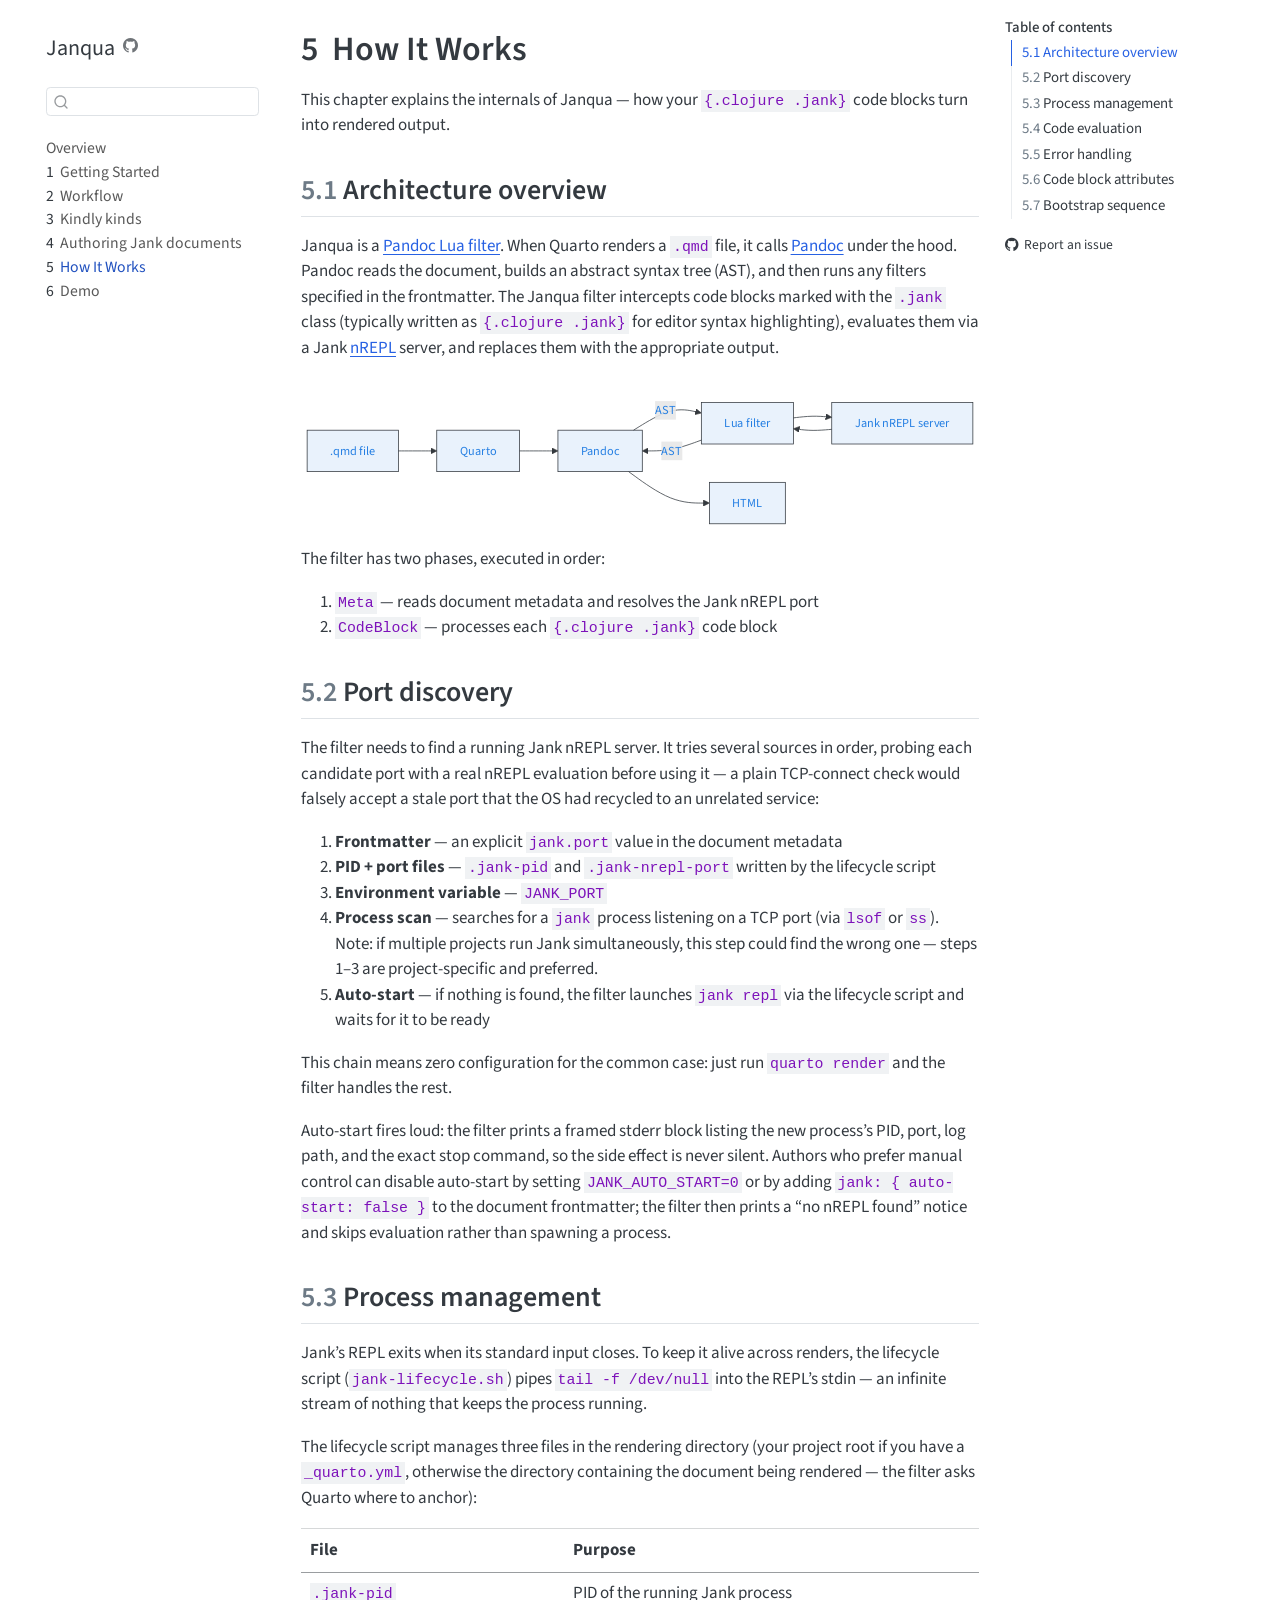
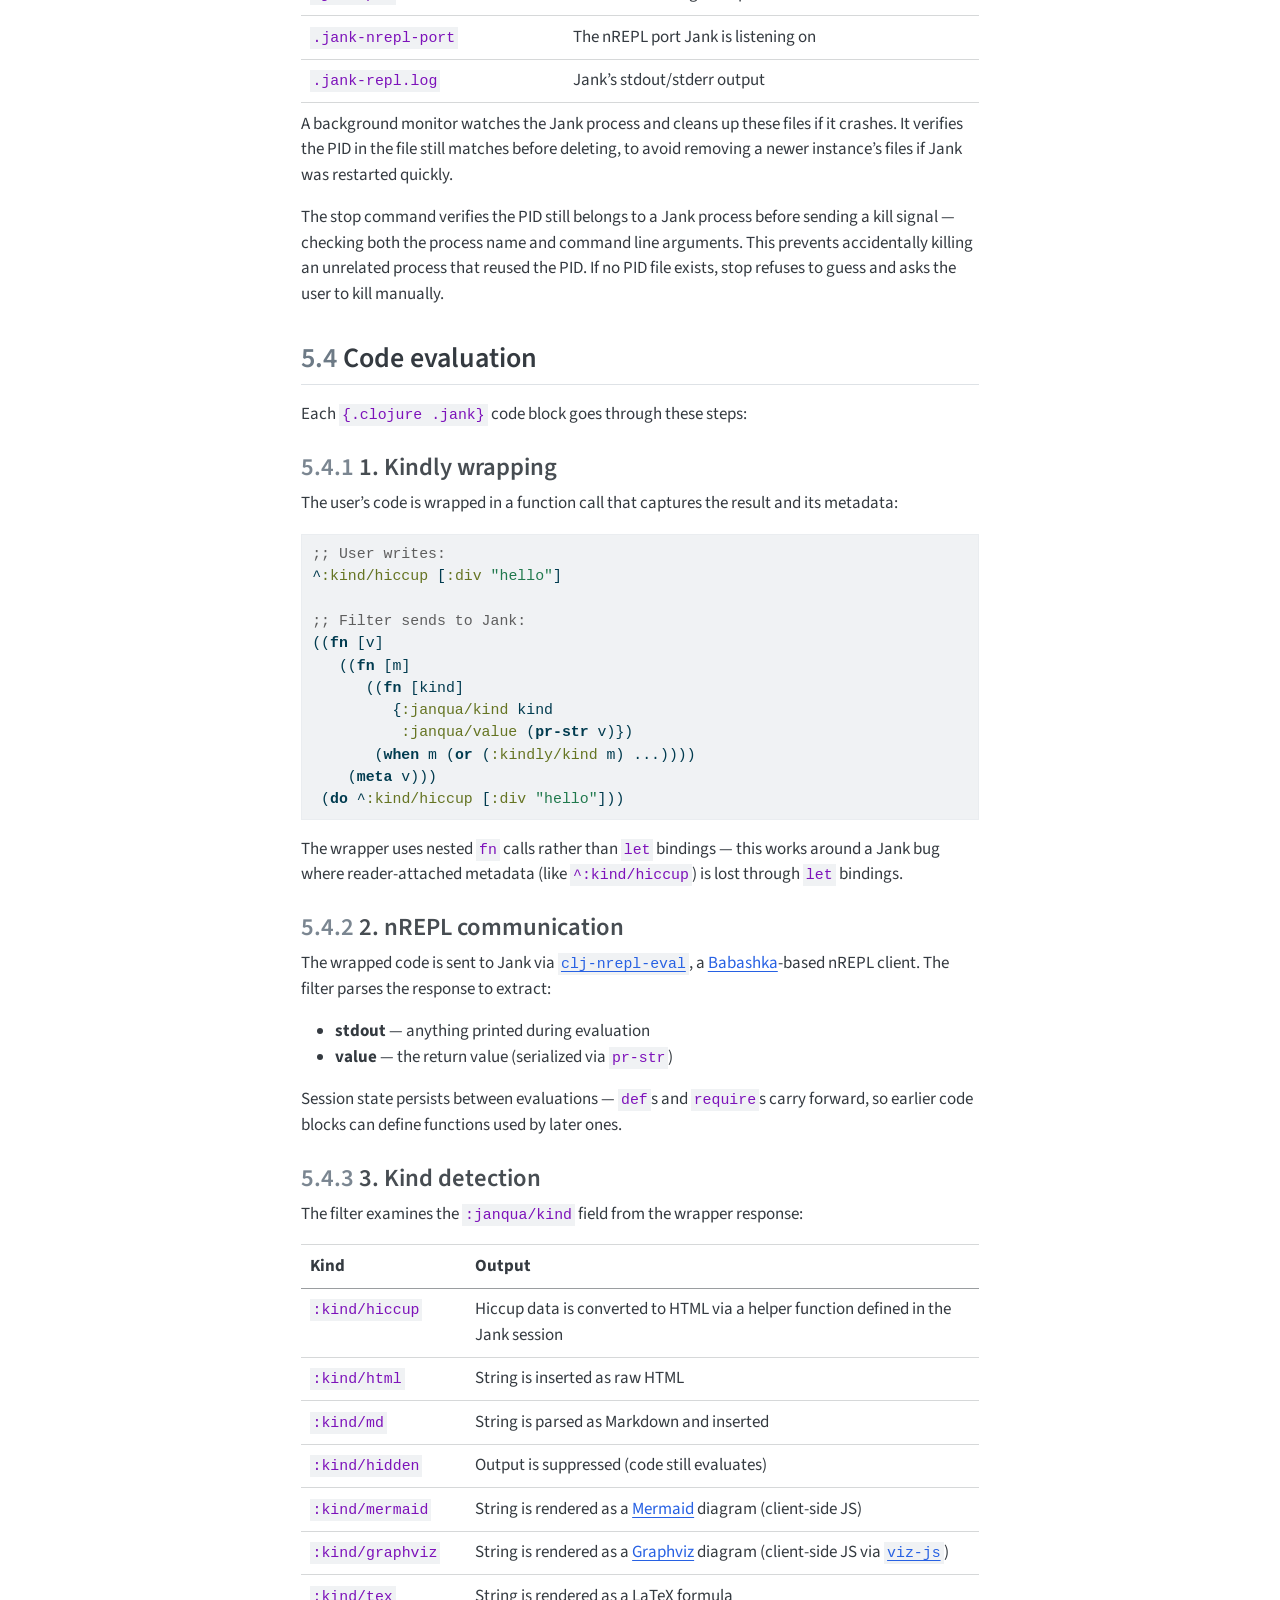
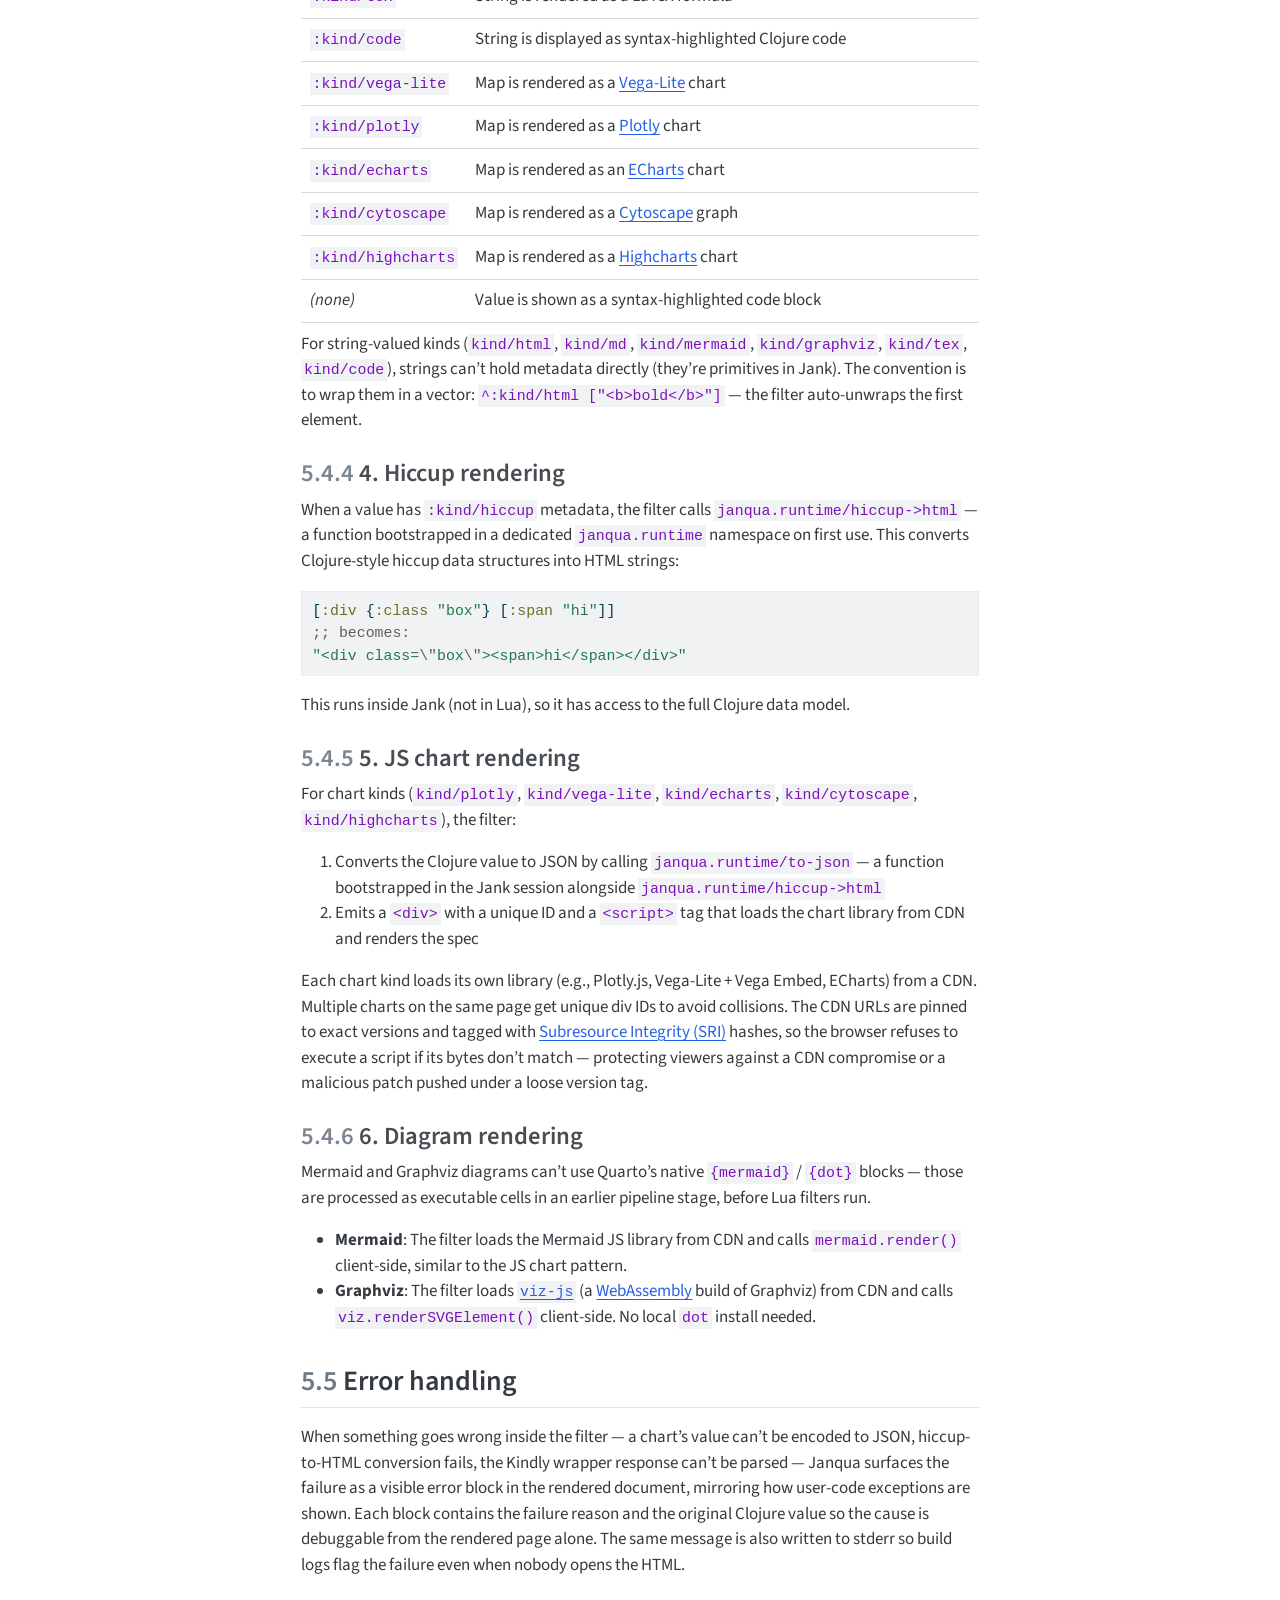
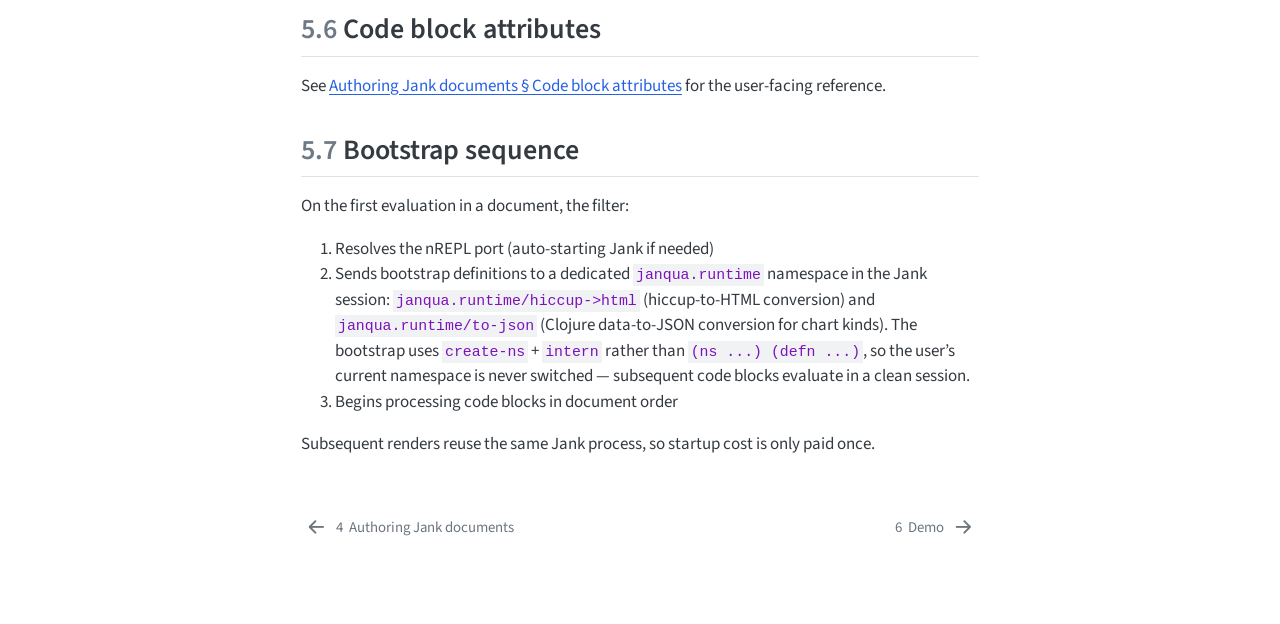
<file: how-it-works.html>
<!DOCTYPE html>
<html xmlns="http://www.w3.org/1999/xhtml" lang="en" xml:lang="en"><head>

<meta charset="utf-8">
<meta name="generator" content="quarto-1.9.36">

<meta name="viewport" content="width=device-width, initial-scale=1.0, user-scalable=yes">


<title>5&nbsp; How It Works – Janqua</title>
<style>
/* Default styles provided by pandoc.
** See https://pandoc.org/MANUAL.html#variables-for-html for config info.
*/
code{white-space: pre-wrap;}
span.smallcaps{font-variant: small-caps;}
div.columns{display: flex; gap: min(4vw, 1.5em);}
div.column{flex: auto; overflow-x: auto;}
div.hanging-indent{margin-left: 1.5em; text-indent: -1.5em;}
ul.task-list{list-style: none;}
ul.task-list li input[type="checkbox"] {
  width: 0.8em;
  margin: 0 0.8em 0.2em -1em; /* quarto-specific, see https://github.com/quarto-dev/quarto-cli/issues/4556 */ 
  vertical-align: middle;
}
/* CSS for syntax highlighting */
html { -webkit-text-size-adjust: 100%; }
pre > code.sourceCode { white-space: pre; position: relative; }
pre > code.sourceCode > span { display: inline-block; line-height: 1.25; }
pre > code.sourceCode > span:empty { height: 1.2em; }
.sourceCode { overflow: visible; }
code.sourceCode > span { color: inherit; text-decoration: inherit; }
div.sourceCode { margin: 1em 0; }
pre.sourceCode { margin: 0; }
@media screen {
div.sourceCode { overflow: auto; }
}
@media print {
pre > code.sourceCode { white-space: pre-wrap; }
pre > code.sourceCode > span { text-indent: -5em; padding-left: 5em; }
}
pre.numberSource code
  { counter-reset: source-line 0; }
pre.numberSource code > span
  { position: relative; left: -4em; counter-increment: source-line; }
pre.numberSource code > span > a:first-child::before
  { content: counter(source-line);
    position: relative; left: -1em; text-align: right; vertical-align: baseline;
    border: none; display: inline-block;
    -webkit-touch-callout: none; -webkit-user-select: none;
    -khtml-user-select: none; -moz-user-select: none;
    -ms-user-select: none; user-select: none;
    padding: 0 4px; width: 4em;
  }
pre.numberSource { margin-left: 3em;  padding-left: 4px; }
div.sourceCode
  {   }
@media screen {
pre > code.sourceCode > span > a:first-child::before { text-decoration: underline; }
}
</style>


<script src="site_libs/quarto-nav/quarto-nav.js"></script>
<script src="site_libs/quarto-nav/headroom.min.js"></script>
<script src="site_libs/clipboard/clipboard.min.js"></script>
<script src="site_libs/quarto-search/autocomplete.umd.js"></script>
<script src="site_libs/quarto-search/fuse.min.js"></script>
<script src="site_libs/quarto-search/quarto-search.js"></script>
<meta name="quarto:offset" content="./">
<link href="./demo.html" rel="next">
<link href="./authoring.html" rel="prev">
<script src="site_libs/quarto-html/quarto.js" type="module"></script>
<script src="site_libs/quarto-html/tabsets/tabsets.js" type="module"></script>
<script src="site_libs/quarto-html/popper.min.js"></script>
<script src="site_libs/quarto-html/tippy.umd.min.js"></script>
<script src="site_libs/quarto-html/anchor.min.js"></script>
<link href="site_libs/quarto-html/tippy.css" rel="stylesheet">
<link href="site_libs/quarto-html/quarto-syntax-highlighting-845c23b38eaddc0f92fda52bfe77a8c8.css" rel="stylesheet" id="quarto-text-highlighting-styles">
<script src="site_libs/bootstrap/bootstrap.min.js"></script>
<link href="site_libs/bootstrap/bootstrap-icons.css" rel="stylesheet">
<link href="site_libs/bootstrap/bootstrap-47c769d3d3297953383b17cda1be3526.min.css" rel="stylesheet" append-hash="true" id="quarto-bootstrap" data-mode="light">
<script id="quarto-search-options" type="application/json">{
  "location": "sidebar",
  "copy-button": false,
  "collapse-after": 3,
  "panel-placement": "start",
  "type": "textbox",
  "limit": 50,
  "keyboard-shortcut": [
    "f",
    "/",
    "s"
  ],
  "show-item-context": false,
  "language": {
    "search-no-results-text": "No results",
    "search-matching-documents-text": "matching documents",
    "search-copy-link-title": "Copy link to search",
    "search-hide-matches-text": "Hide additional matches",
    "search-more-match-text": "more match in this document",
    "search-more-matches-text": "more matches in this document",
    "search-clear-button-title": "Clear",
    "search-text-placeholder": "",
    "search-detached-cancel-button-title": "Cancel",
    "search-submit-button-title": "Submit",
    "search-label": "Search"
  }
}</script>
<script src="site_libs/quarto-diagram/mermaid.min.js"></script>
<script src="site_libs/quarto-diagram/mermaid-init.js"></script>
<link href="site_libs/quarto-diagram/mermaid.css" rel="stylesheet">


</head>

<body class="nav-sidebar floating quarto-light">

<div id="quarto-search-results"></div>
  <header id="quarto-header" class="headroom fixed-top">
  <nav class="quarto-secondary-nav">
    <div class="container-fluid d-flex">
      <button type="button" class="quarto-btn-toggle btn" data-bs-toggle="collapse" role="button" data-bs-target=".quarto-sidebar-collapse-item" aria-controls="quarto-sidebar" aria-expanded="false" aria-label="Toggle sidebar navigation" onclick="if (window.quartoToggleHeadroom) { window.quartoToggleHeadroom(); }">
        <i class="bi bi-layout-text-sidebar-reverse"></i>
      </button>
        <nav class="quarto-page-breadcrumbs" aria-label="breadcrumb"><ol class="breadcrumb"><li class="breadcrumb-item"><a href="./how-it-works.html"><span class="chapter-number">5</span>&nbsp; <span class="chapter-title">How It Works</span></a></li></ol></nav>
        <a class="flex-grow-1" role="navigation" data-bs-toggle="collapse" data-bs-target=".quarto-sidebar-collapse-item" aria-controls="quarto-sidebar" aria-expanded="false" aria-label="Toggle sidebar navigation" onclick="if (window.quartoToggleHeadroom) { window.quartoToggleHeadroom(); }">      
        </a>
      <button type="button" class="btn quarto-search-button" aria-label="Search" onclick="window.quartoOpenSearch();">
        <i class="bi bi-search"></i>
      </button>
    </div>
  </nav>
</header>
<!-- content -->
<div id="quarto-content" class="quarto-container page-columns page-rows-contents page-layout-article">
<!-- sidebar -->
  <nav id="quarto-sidebar" class="sidebar collapse collapse-horizontal quarto-sidebar-collapse-item sidebar-navigation floating overflow-auto">
    <div class="pt-lg-2 mt-2 text-left sidebar-header">
    <div class="sidebar-title mb-0 py-0">
      <a href="./">Janqua</a> 
        <div class="sidebar-tools-main">
    <a href="https://github.com/scicloj/janqua" title="Source Code" class="quarto-navigation-tool px-1" aria-label="Source Code"><i class="bi bi-github"></i></a>
</div>
    </div>
      </div>
        <div class="mt-2 flex-shrink-0 align-items-center">
        <div class="sidebar-search">
        <div id="quarto-search" class="" title="Search"></div>
        </div>
        </div>
    <div class="sidebar-menu-container"> 
    <ul class="list-unstyled mt-1">
        <li class="sidebar-item">
  <div class="sidebar-item-container"> 
  <a href="./index.html" class="sidebar-item-text sidebar-link">
 <span class="menu-text">Overview</span></a>
  </div>
</li>
        <li class="sidebar-item">
  <div class="sidebar-item-container"> 
  <a href="./getting-started.html" class="sidebar-item-text sidebar-link">
 <span class="menu-text"><span class="chapter-number">1</span>&nbsp; <span class="chapter-title">Getting Started</span></span></a>
  </div>
</li>
        <li class="sidebar-item">
  <div class="sidebar-item-container"> 
  <a href="./workflow.html" class="sidebar-item-text sidebar-link">
 <span class="menu-text"><span class="chapter-number">2</span>&nbsp; <span class="chapter-title">Workflow</span></span></a>
  </div>
</li>
        <li class="sidebar-item">
  <div class="sidebar-item-container"> 
  <a href="./kindly-kinds.html" class="sidebar-item-text sidebar-link">
 <span class="menu-text"><span class="chapter-number">3</span>&nbsp; <span class="chapter-title">Kindly kinds</span></span></a>
  </div>
</li>
        <li class="sidebar-item">
  <div class="sidebar-item-container"> 
  <a href="./authoring.html" class="sidebar-item-text sidebar-link">
 <span class="menu-text"><span class="chapter-number">4</span>&nbsp; <span class="chapter-title">Authoring Jank documents</span></span></a>
  </div>
</li>
        <li class="sidebar-item">
  <div class="sidebar-item-container"> 
  <a href="./how-it-works.html" class="sidebar-item-text sidebar-link active">
 <span class="menu-text"><span class="chapter-number">5</span>&nbsp; <span class="chapter-title">How It Works</span></span></a>
  </div>
</li>
        <li class="sidebar-item">
  <div class="sidebar-item-container"> 
  <a href="./demo.html" class="sidebar-item-text sidebar-link">
 <span class="menu-text"><span class="chapter-number">6</span>&nbsp; <span class="chapter-title">Demo</span></span></a>
  </div>
</li>
    </ul>
    </div>
</nav>
<div id="quarto-sidebar-glass" class="quarto-sidebar-collapse-item" data-bs-toggle="collapse" data-bs-target=".quarto-sidebar-collapse-item"></div>
<!-- margin-sidebar -->
    <div id="quarto-margin-sidebar" class="sidebar margin-sidebar">
        <nav id="TOC" role="doc-toc" class="toc-active">
    <h2 id="toc-title">Table of contents</h2>
   
  <ul>
  <li><a href="#architecture-overview" id="toc-architecture-overview" class="nav-link active" data-scroll-target="#architecture-overview"><span class="header-section-number">5.1</span> Architecture overview</a></li>
  <li><a href="#port-discovery" id="toc-port-discovery" class="nav-link" data-scroll-target="#port-discovery"><span class="header-section-number">5.2</span> Port discovery</a></li>
  <li><a href="#process-management" id="toc-process-management" class="nav-link" data-scroll-target="#process-management"><span class="header-section-number">5.3</span> Process management</a></li>
  <li><a href="#code-evaluation" id="toc-code-evaluation" class="nav-link" data-scroll-target="#code-evaluation"><span class="header-section-number">5.4</span> Code evaluation</a>
  <ul class="collapse">
  <li><a href="#kindly-wrapping" id="toc-kindly-wrapping" class="nav-link" data-scroll-target="#kindly-wrapping"><span class="header-section-number">5.4.1</span> 1. Kindly wrapping</a></li>
  <li><a href="#nrepl-communication" id="toc-nrepl-communication" class="nav-link" data-scroll-target="#nrepl-communication"><span class="header-section-number">5.4.2</span> 2. nREPL communication</a></li>
  <li><a href="#kind-detection" id="toc-kind-detection" class="nav-link" data-scroll-target="#kind-detection"><span class="header-section-number">5.4.3</span> 3. Kind detection</a></li>
  <li><a href="#hiccup-rendering" id="toc-hiccup-rendering" class="nav-link" data-scroll-target="#hiccup-rendering"><span class="header-section-number">5.4.4</span> 4. Hiccup rendering</a></li>
  <li><a href="#js-chart-rendering" id="toc-js-chart-rendering" class="nav-link" data-scroll-target="#js-chart-rendering"><span class="header-section-number">5.4.5</span> 5. JS chart rendering</a></li>
  <li><a href="#diagram-rendering" id="toc-diagram-rendering" class="nav-link" data-scroll-target="#diagram-rendering"><span class="header-section-number">5.4.6</span> 6. Diagram rendering</a></li>
  </ul></li>
  <li><a href="#error-handling" id="toc-error-handling" class="nav-link" data-scroll-target="#error-handling"><span class="header-section-number">5.5</span> Error handling</a></li>
  <li><a href="#code-block-attributes" id="toc-code-block-attributes" class="nav-link" data-scroll-target="#code-block-attributes"><span class="header-section-number">5.6</span> Code block attributes</a></li>
  <li><a href="#bootstrap-sequence" id="toc-bootstrap-sequence" class="nav-link" data-scroll-target="#bootstrap-sequence"><span class="header-section-number">5.7</span> Bootstrap sequence</a></li>
  </ul>
<div class="toc-actions"><ul><li><a href="https://github.com/scicloj/janqua/issues/new" class="toc-action"><i class="bi bi-github"></i>Report an issue</a></li></ul></div></nav>
    </div>
<!-- main -->
<main class="content" id="quarto-document-content">

<header id="title-block-header" class="quarto-title-block default">
<div class="quarto-title">
<h1 class="title"><span class="chapter-number">5</span>&nbsp; <span class="chapter-title">How It Works</span></h1>
</div>



<div class="quarto-title-meta">

    
  
    
  </div>
  


</header>


<p>This chapter explains the internals of Janqua — how your <code>{.clojure .jank}</code> code blocks turn into rendered output.</p>
<section id="architecture-overview" class="level2" data-number="5.1">
<h2 data-number="5.1" class="anchored" data-anchor-id="architecture-overview"><span class="header-section-number">5.1</span> Architecture overview</h2>
<p>Janqua is a <a href="https://pandoc.org/lua-filters.html">Pandoc Lua filter</a>. When Quarto renders a <code>.qmd</code> file, it calls <a href="https://pandoc.org/">Pandoc</a> under the hood. Pandoc reads the document, builds an abstract syntax tree (AST), and then runs any filters specified in the frontmatter. The Janqua filter intercepts code blocks marked with the <code>.jank</code> class (typically written as <code>{.clojure .jank}</code> for editor syntax highlighting), evaluates them via a Jank <a href="https://nrepl.org/">nREPL</a> server, and replaces them with the appropriate output.</p>
<div class="cell" data-layout-align="default">
<div class="cell-output-display">
<div>
<p></p><figure class="figure"><p></p>
<div>
<pre class="mermaid mermaid-js">flowchart LR
  qmd[.qmd file] --&gt; quarto[Quarto]
  quarto --&gt; pandoc[Pandoc]
  pandoc -- AST --&gt; lua[Lua filter]
  lua --&gt; nrepl[Jank nREPL server]
  nrepl --&gt; lua
  lua -- AST --&gt; pandoc
  pandoc --&gt; out[HTML]
</pre>
</div>
<p></p></figure><p></p>
</div>
</div>
</div>
<p>The filter has two phases, executed in order:</p>
<ol type="1">
<li><strong><code>Meta</code></strong> — reads document metadata and resolves the Jank nREPL port</li>
<li><strong><code>CodeBlock</code></strong> — processes each <code>{.clojure .jank}</code> code block</li>
</ol>
</section>
<section id="port-discovery" class="level2" data-number="5.2">
<h2 data-number="5.2" class="anchored" data-anchor-id="port-discovery"><span class="header-section-number">5.2</span> Port discovery</h2>
<p>The filter needs to find a running Jank nREPL server. It tries several sources in order, probing each candidate port with a real nREPL evaluation before using it — a plain TCP-connect check would falsely accept a stale port that the OS had recycled to an unrelated service:</p>
<ol type="1">
<li><strong>Frontmatter</strong> — an explicit <code>jank.port</code> value in the document metadata</li>
<li><strong>PID + port files</strong> — <code>.jank-pid</code> and <code>.jank-nrepl-port</code> written by the lifecycle script</li>
<li><strong>Environment variable</strong> — <code>JANK_PORT</code></li>
<li><strong>Process scan</strong> — searches for a <code>jank</code> process listening on a TCP port (via <code>lsof</code> or <code>ss</code>). Note: if multiple projects run Jank simultaneously, this step could find the wrong one — steps 1–3 are project-specific and preferred.</li>
<li><strong>Auto-start</strong> — if nothing is found, the filter launches <code>jank repl</code> via the lifecycle script and waits for it to be ready</li>
</ol>
<p>This chain means zero configuration for the common case: just run <code>quarto render</code> and the filter handles the rest.</p>
<p>Auto-start fires loud: the filter prints a framed stderr block listing the new process’s PID, port, log path, and the exact stop command, so the side effect is never silent. Authors who prefer manual control can disable auto-start by setting <code>JANK_AUTO_START=0</code> or by adding <code>jank: { auto-start: false }</code> to the document frontmatter; the filter then prints a “no nREPL found” notice and skips evaluation rather than spawning a process.</p>
</section>
<section id="process-management" class="level2" data-number="5.3">
<h2 data-number="5.3" class="anchored" data-anchor-id="process-management"><span class="header-section-number">5.3</span> Process management</h2>
<p>Jank’s REPL exits when its standard input closes. To keep it alive across renders, the lifecycle script (<code>jank-lifecycle.sh</code>) pipes <code>tail -f /dev/null</code> into the REPL’s stdin — an infinite stream of nothing that keeps the process running.</p>
<p>The lifecycle script manages three files in the rendering directory (your project root if you have a <code>_quarto.yml</code>, otherwise the directory containing the document being rendered — the filter asks Quarto where to anchor):</p>
<table class="caption-top table">
<thead>
<tr class="header">
<th style="text-align: left;">File</th>
<th style="text-align: left;">Purpose</th>
</tr>
</thead>
<tbody>
<tr class="odd">
<td style="text-align: left;"><code>.jank-pid</code></td>
<td style="text-align: left;">PID of the running Jank process</td>
</tr>
<tr class="even">
<td style="text-align: left;"><code>.jank-nrepl-port</code></td>
<td style="text-align: left;">The nREPL port Jank is listening on</td>
</tr>
<tr class="odd">
<td style="text-align: left;"><code>.jank-repl.log</code></td>
<td style="text-align: left;">Jank’s stdout/stderr output</td>
</tr>
</tbody>
</table>
<p>A background monitor watches the Jank process and cleans up these files if it crashes. It verifies the PID in the file still matches before deleting, to avoid removing a newer instance’s files if Jank was restarted quickly.</p>
<p>The stop command verifies the PID still belongs to a Jank process before sending a kill signal — checking both the process name and command line arguments. This prevents accidentally killing an unrelated process that reused the PID. If no PID file exists, stop refuses to guess and asks the user to kill manually.</p>
</section>
<section id="code-evaluation" class="level2" data-number="5.4">
<h2 data-number="5.4" class="anchored" data-anchor-id="code-evaluation"><span class="header-section-number">5.4</span> Code evaluation</h2>
<p>Each <code>{.clojure .jank}</code> code block goes through these steps:</p>
<section id="kindly-wrapping" class="level3" data-number="5.4.1">
<h3 data-number="5.4.1" class="anchored" data-anchor-id="kindly-wrapping"><span class="header-section-number">5.4.1</span> 1. Kindly wrapping</h3>
<p>The user’s code is wrapped in a function call that captures the result and its metadata:</p>
<div class="code-copy-outer-scaffold"><div class="sourceCode" id="cb1"><pre class="sourceCode clojure code-with-copy"><code class="sourceCode clojure"><span id="cb1-1"><a href="#cb1-1" aria-hidden="true" tabindex="-1"></a><span class="co">;; User writes:</span></span>
<span id="cb1-2"><a href="#cb1-2" aria-hidden="true" tabindex="-1"></a>^<span class="at">:kind/hiccup</span> [<span class="at">:div</span> <span class="st">"hello"</span>]</span>
<span id="cb1-3"><a href="#cb1-3" aria-hidden="true" tabindex="-1"></a></span>
<span id="cb1-4"><a href="#cb1-4" aria-hidden="true" tabindex="-1"></a><span class="co">;; Filter sends to Jank:</span></span>
<span id="cb1-5"><a href="#cb1-5" aria-hidden="true" tabindex="-1"></a>((<span class="kw">fn</span> [v]</span>
<span id="cb1-6"><a href="#cb1-6" aria-hidden="true" tabindex="-1"></a>   ((<span class="kw">fn</span> [m]</span>
<span id="cb1-7"><a href="#cb1-7" aria-hidden="true" tabindex="-1"></a>      ((<span class="kw">fn</span> [kind]</span>
<span id="cb1-8"><a href="#cb1-8" aria-hidden="true" tabindex="-1"></a>         {<span class="at">:janqua/kind</span> kind</span>
<span id="cb1-9"><a href="#cb1-9" aria-hidden="true" tabindex="-1"></a>          <span class="at">:janqua/value</span> (<span class="kw">pr-str</span> v)})</span>
<span id="cb1-10"><a href="#cb1-10" aria-hidden="true" tabindex="-1"></a>       (<span class="kw">when</span> m (<span class="kw">or</span> (<span class="at">:kindly/kind</span> m) ...))))</span>
<span id="cb1-11"><a href="#cb1-11" aria-hidden="true" tabindex="-1"></a>    (<span class="kw">meta</span> v)))</span>
<span id="cb1-12"><a href="#cb1-12" aria-hidden="true" tabindex="-1"></a> (<span class="kw">do</span> ^<span class="at">:kind/hiccup</span> [<span class="at">:div</span> <span class="st">"hello"</span>]))</span></code></pre></div><button title="Copy to Clipboard" class="code-copy-button"><i class="bi"></i></button></div>
<p>The wrapper uses nested <code>fn</code> calls rather than <code>let</code> bindings — this works around a Jank bug where reader-attached metadata (like <code>^:kind/hiccup</code>) is lost through <code>let</code> bindings.</p>
</section>
<section id="nrepl-communication" class="level3" data-number="5.4.2">
<h3 data-number="5.4.2" class="anchored" data-anchor-id="nrepl-communication"><span class="header-section-number">5.4.2</span> 2. nREPL communication</h3>
<p>The wrapped code is sent to Jank via <a href="https://github.com/bhauman/clojure-mcp-light"><code>clj-nrepl-eval</code></a>, a <a href="https://github.com/babashka/babashka">Babashka</a>-based nREPL client. The filter parses the response to extract:</p>
<ul>
<li><strong>stdout</strong> — anything printed during evaluation</li>
<li><strong>value</strong> — the return value (serialized via <code>pr-str</code>)</li>
</ul>
<p>Session state persists between evaluations — <code>def</code>s and <code>require</code>s carry forward, so earlier code blocks can define functions used by later ones.</p>
</section>
<section id="kind-detection" class="level3" data-number="5.4.3">
<h3 data-number="5.4.3" class="anchored" data-anchor-id="kind-detection"><span class="header-section-number">5.4.3</span> 3. Kind detection</h3>
<p>The filter examines the <code>:janqua/kind</code> field from the wrapper response:</p>
<table class="caption-top table">
<thead>
<tr class="header">
<th style="text-align: left;">Kind</th>
<th style="text-align: left;">Output</th>
</tr>
</thead>
<tbody>
<tr class="odd">
<td style="text-align: left;"><code>:kind/hiccup</code></td>
<td style="text-align: left;">Hiccup data is converted to HTML via a helper function defined in the Jank session</td>
</tr>
<tr class="even">
<td style="text-align: left;"><code>:kind/html</code></td>
<td style="text-align: left;">String is inserted as raw HTML</td>
</tr>
<tr class="odd">
<td style="text-align: left;"><code>:kind/md</code></td>
<td style="text-align: left;">String is parsed as Markdown and inserted</td>
</tr>
<tr class="even">
<td style="text-align: left;"><code>:kind/hidden</code></td>
<td style="text-align: left;">Output is suppressed (code still evaluates)</td>
</tr>
<tr class="odd">
<td style="text-align: left;"><code>:kind/mermaid</code></td>
<td style="text-align: left;">String is rendered as a <a href="https://mermaid.js.org/">Mermaid</a> diagram (client-side JS)</td>
</tr>
<tr class="even">
<td style="text-align: left;"><code>:kind/graphviz</code></td>
<td style="text-align: left;">String is rendered as a <a href="https://graphviz.org/">Graphviz</a> diagram (client-side JS via <a href="https://github.com/mdaines/viz-js"><code>viz-js</code></a>)</td>
</tr>
<tr class="odd">
<td style="text-align: left;"><code>:kind/tex</code></td>
<td style="text-align: left;">String is rendered as a LaTeX formula</td>
</tr>
<tr class="even">
<td style="text-align: left;"><code>:kind/code</code></td>
<td style="text-align: left;">String is displayed as syntax-highlighted Clojure code</td>
</tr>
<tr class="odd">
<td style="text-align: left;"><code>:kind/vega-lite</code></td>
<td style="text-align: left;">Map is rendered as a <a href="https://vega.github.io/vega-lite/">Vega-Lite</a> chart</td>
</tr>
<tr class="even">
<td style="text-align: left;"><code>:kind/plotly</code></td>
<td style="text-align: left;">Map is rendered as a <a href="https://plotly.com/javascript/">Plotly</a> chart</td>
</tr>
<tr class="odd">
<td style="text-align: left;"><code>:kind/echarts</code></td>
<td style="text-align: left;">Map is rendered as an <a href="https://echarts.apache.org/">ECharts</a> chart</td>
</tr>
<tr class="even">
<td style="text-align: left;"><code>:kind/cytoscape</code></td>
<td style="text-align: left;">Map is rendered as a <a href="https://js.cytoscape.org/">Cytoscape</a> graph</td>
</tr>
<tr class="odd">
<td style="text-align: left;"><code>:kind/highcharts</code></td>
<td style="text-align: left;">Map is rendered as a <a href="https://www.highcharts.com/">Highcharts</a> chart</td>
</tr>
<tr class="even">
<td style="text-align: left;"><em>(none)</em></td>
<td style="text-align: left;">Value is shown as a syntax-highlighted code block</td>
</tr>
</tbody>
</table>
<p>For string-valued kinds (<code>kind/html</code>, <code>kind/md</code>, <code>kind/mermaid</code>, <code>kind/graphviz</code>, <code>kind/tex</code>, <code>kind/code</code>), strings can’t hold metadata directly (they’re primitives in Jank). The convention is to wrap them in a vector: <code>^:kind/html ["&lt;b&gt;bold&lt;/b&gt;"]</code> — the filter auto-unwraps the first element.</p>
</section>
<section id="hiccup-rendering" class="level3" data-number="5.4.4">
<h3 data-number="5.4.4" class="anchored" data-anchor-id="hiccup-rendering"><span class="header-section-number">5.4.4</span> 4. Hiccup rendering</h3>
<p>When a value has <code>:kind/hiccup</code> metadata, the filter calls <code>janqua.runtime/hiccup-&gt;html</code> — a function bootstrapped in a dedicated <code>janqua.runtime</code> namespace on first use. This converts Clojure-style hiccup data structures into HTML strings:</p>
<div class="code-copy-outer-scaffold"><div class="sourceCode" id="cb2"><pre class="sourceCode clojure code-with-copy"><code class="sourceCode clojure"><span id="cb2-1"><a href="#cb2-1" aria-hidden="true" tabindex="-1"></a>[<span class="at">:div</span> {<span class="at">:class</span> <span class="st">"box"</span>} [<span class="at">:span</span> <span class="st">"hi"</span>]]</span>
<span id="cb2-2"><a href="#cb2-2" aria-hidden="true" tabindex="-1"></a><span class="co">;; becomes:</span></span>
<span id="cb2-3"><a href="#cb2-3" aria-hidden="true" tabindex="-1"></a><span class="st">"&lt;div class=</span><span class="sc">\"</span><span class="st">box</span><span class="sc">\"</span><span class="st">&gt;&lt;span&gt;hi&lt;/span&gt;&lt;/div&gt;"</span></span></code></pre></div><button title="Copy to Clipboard" class="code-copy-button"><i class="bi"></i></button></div>
<p>This runs inside Jank (not in Lua), so it has access to the full Clojure data model.</p>
</section>
<section id="js-chart-rendering" class="level3" data-number="5.4.5">
<h3 data-number="5.4.5" class="anchored" data-anchor-id="js-chart-rendering"><span class="header-section-number">5.4.5</span> 5. JS chart rendering</h3>
<p>For chart kinds (<code>kind/plotly</code>, <code>kind/vega-lite</code>, <code>kind/echarts</code>, <code>kind/cytoscape</code>, <code>kind/highcharts</code>), the filter:</p>
<ol type="1">
<li>Converts the Clojure value to JSON by calling <code>janqua.runtime/to-json</code> — a function bootstrapped in the Jank session alongside <code>janqua.runtime/hiccup-&gt;html</code></li>
<li>Emits a <code>&lt;div&gt;</code> with a unique ID and a <code>&lt;script&gt;</code> tag that loads the chart library from CDN and renders the spec</li>
</ol>
<p>Each chart kind loads its own library (e.g., Plotly.js, Vega-Lite + Vega Embed, ECharts) from a CDN. Multiple charts on the same page get unique div IDs to avoid collisions. The CDN URLs are pinned to exact versions and tagged with <a href="https://developer.mozilla.org/en-US/docs/Web/Security/Subresource_Integrity">Subresource Integrity (SRI)</a> hashes, so the browser refuses to execute a script if its bytes don’t match — protecting viewers against a CDN compromise or a malicious patch pushed under a loose version tag.</p>
</section>
<section id="diagram-rendering" class="level3" data-number="5.4.6">
<h3 data-number="5.4.6" class="anchored" data-anchor-id="diagram-rendering"><span class="header-section-number">5.4.6</span> 6. Diagram rendering</h3>
<p>Mermaid and Graphviz diagrams can’t use Quarto’s native <code>{mermaid}</code> / <code>{dot}</code> blocks — those are processed as executable cells in an earlier pipeline stage, before Lua filters run.</p>
<ul>
<li><strong>Mermaid</strong>: The filter loads the Mermaid JS library from CDN and calls <code>mermaid.render()</code> client-side, similar to the JS chart pattern.</li>
<li><strong>Graphviz</strong>: The filter loads <a href="https://github.com/mdaines/viz-js"><code>viz-js</code></a> (a <a href="https://webassembly.org/">WebAssembly</a> build of Graphviz) from CDN and calls <code>viz.renderSVGElement()</code> client-side. No local <code>dot</code> install needed.</li>
</ul>
</section>
</section>
<section id="error-handling" class="level2" data-number="5.5">
<h2 data-number="5.5" class="anchored" data-anchor-id="error-handling"><span class="header-section-number">5.5</span> Error handling</h2>
<p>When something goes wrong inside the filter — a chart’s value can’t be encoded to JSON, hiccup-to-HTML conversion fails, the Kindly wrapper response can’t be parsed — Janqua surfaces the failure as a visible error block in the rendered document, mirroring how user-code exceptions are shown. Each block contains the failure reason and the original Clojure value so the cause is debuggable from the rendered page alone. The same message is also written to stderr so build logs flag the failure even when nobody opens the HTML.</p>
</section>
<section id="code-block-attributes" class="level2" data-number="5.6">
<h2 data-number="5.6" class="anchored" data-anchor-id="code-block-attributes"><span class="header-section-number">5.6</span> Code block attributes</h2>
<p>See <a href="./authoring.html#code-block-attributes">Authoring Jank documents § Code block attributes</a> for the user-facing reference.</p>
</section>
<section id="bootstrap-sequence" class="level2" data-number="5.7">
<h2 data-number="5.7" class="anchored" data-anchor-id="bootstrap-sequence"><span class="header-section-number">5.7</span> Bootstrap sequence</h2>
<p>On the first evaluation in a document, the filter:</p>
<ol type="1">
<li>Resolves the nREPL port (auto-starting Jank if needed)</li>
<li>Sends bootstrap definitions to a dedicated <code>janqua.runtime</code> namespace in the Jank session: <code>janqua.runtime/hiccup-&gt;html</code> (hiccup-to-HTML conversion) and <code>janqua.runtime/to-json</code> (Clojure data-to-JSON conversion for chart kinds). The bootstrap uses <code>create-ns</code> + <code>intern</code> rather than <code>(ns ...) (defn ...)</code>, so the user’s current namespace is never switched — subsequent code blocks evaluate in a clean session.</li>
<li>Begins processing code blocks in document order</li>
</ol>
<p>Subsequent renders reuse the same Jank process, so startup cost is only paid once.</p>


</section>

</main> <!-- /main -->
<script id="quarto-html-after-body" type="application/javascript">
  window.document.addEventListener("DOMContentLoaded", function (event) {
    const icon = "";
    const anchorJS = new window.AnchorJS();
    anchorJS.options = {
      placement: 'right',
      icon: icon
    };
    anchorJS.add('.anchored');
    const isCodeAnnotation = (el) => {
      for (const clz of el.classList) {
        if (clz.startsWith('code-annotation-')) {                     
          return true;
        }
      }
      return false;
    }
    const onCopySuccess = function(e) {
      // button target
      const button = e.trigger;
      // don't keep focus
      button.blur();
      // flash "checked"
      button.classList.add('code-copy-button-checked');
      var currentTitle = button.getAttribute("title");
      button.setAttribute("title", "Copied!");
      let tooltip;
      if (window.bootstrap) {
        button.setAttribute("data-bs-toggle", "tooltip");
        button.setAttribute("data-bs-placement", "left");
        button.setAttribute("data-bs-title", "Copied!");
        tooltip = new bootstrap.Tooltip(button, 
          { trigger: "manual", 
            customClass: "code-copy-button-tooltip",
            offset: [0, -8]});
        tooltip.show();    
      }
      setTimeout(function() {
        if (tooltip) {
          tooltip.hide();
          button.removeAttribute("data-bs-title");
          button.removeAttribute("data-bs-toggle");
          button.removeAttribute("data-bs-placement");
        }
        button.setAttribute("title", currentTitle);
        button.classList.remove('code-copy-button-checked');
      }, 1000);
      // clear code selection
      e.clearSelection();
    }
    const getTextToCopy = function(trigger) {
      const outerScaffold = trigger.parentElement.cloneNode(true);
      const codeEl = outerScaffold.querySelector('code');
      for (const childEl of codeEl.children) {
        if (isCodeAnnotation(childEl)) {
          childEl.remove();
        }
      }
      return codeEl.innerText;
    }
    const clipboard = new window.ClipboardJS('.code-copy-button:not([data-in-quarto-modal])', {
      text: getTextToCopy
    });
    clipboard.on('success', onCopySuccess);
    if (window.document.getElementById('quarto-embedded-source-code-modal')) {
      const clipboardModal = new window.ClipboardJS('.code-copy-button[data-in-quarto-modal]', {
        text: getTextToCopy,
        container: window.document.getElementById('quarto-embedded-source-code-modal')
      });
      clipboardModal.on('success', onCopySuccess);
    }
      var localhostRegex = new RegExp(/^(?:http|https):\/\/localhost\:?[0-9]*\//);
      var mailtoRegex = new RegExp(/^mailto:/);
        var filterRegex = new RegExp('/' + window.location.host + '/');
      var isInternal = (href) => {
          return filterRegex.test(href) || localhostRegex.test(href) || mailtoRegex.test(href);
      }
      // Inspect non-navigation links and adorn them if external
     var links = window.document.querySelectorAll('a[href]:not(.nav-link):not(.navbar-brand):not(.toc-action):not(.sidebar-link):not(.sidebar-item-toggle):not(.pagination-link):not(.no-external):not([aria-hidden]):not(.dropdown-item):not(.quarto-navigation-tool):not(.about-link)');
      for (var i=0; i<links.length; i++) {
        const link = links[i];
        if (!isInternal(link.href)) {
          // undo the damage that might have been done by quarto-nav.js in the case of
          // links that we want to consider external
          if (link.dataset.originalHref !== undefined) {
            link.href = link.dataset.originalHref;
          }
        }
      }
    function tippyHover(el, contentFn, onTriggerFn, onUntriggerFn) {
      const config = {
        allowHTML: true,
        maxWidth: 500,
        delay: 100,
        arrow: false,
        appendTo: function(el) {
            return el.parentElement;
        },
        interactive: true,
        interactiveBorder: 10,
        theme: 'quarto',
        placement: 'bottom-start',
      };
      if (contentFn) {
        config.content = contentFn;
      }
      if (onTriggerFn) {
        config.onTrigger = onTriggerFn;
      }
      if (onUntriggerFn) {
        config.onUntrigger = onUntriggerFn;
      }
      window.tippy(el, config); 
    }
    const noterefs = window.document.querySelectorAll('a[role="doc-noteref"]');
    for (var i=0; i<noterefs.length; i++) {
      const ref = noterefs[i];
      tippyHover(ref, function() {
        // use id or data attribute instead here
        let href = ref.getAttribute('data-footnote-href') || ref.getAttribute('href');
        try { href = new URL(href).hash; } catch {}
        const id = href.replace(/^#\/?/, "");
        const note = window.document.getElementById(id);
        if (note) {
          return note.innerHTML;
        } else {
          return "";
        }
      });
    }
    const xrefs = window.document.querySelectorAll('a.quarto-xref');
    const processXRef = (id, note) => {
      // Strip column container classes
      const stripColumnClz = (el) => {
        el.classList.remove("page-full", "page-columns");
        if (el.children) {
          for (const child of el.children) {
            stripColumnClz(child);
          }
        }
      }
      stripColumnClz(note)
      if (id === null || id.startsWith('sec-')) {
        // Special case sections, only their first couple elements
        const container = document.createElement("div");
        if (note.children && note.children.length > 2) {
          container.appendChild(note.children[0].cloneNode(true));
          for (let i = 1; i < note.children.length; i++) {
            const child = note.children[i];
            if (child.tagName === "P" && child.innerText === "") {
              continue;
            } else {
              container.appendChild(child.cloneNode(true));
              break;
            }
          }
          if (window.Quarto?.typesetMath) {
            window.Quarto.typesetMath(container);
          }
          return container.innerHTML
        } else {
          if (window.Quarto?.typesetMath) {
            window.Quarto.typesetMath(note);
          }
          return note.innerHTML;
        }
      } else {
        // Remove any anchor links if they are present
        const anchorLink = note.querySelector('a.anchorjs-link');
        if (anchorLink) {
          anchorLink.remove();
        }
        if (window.Quarto?.typesetMath) {
          window.Quarto.typesetMath(note);
        }
        if (note.classList.contains("callout")) {
          return note.outerHTML;
        } else {
          return note.innerHTML;
        }
      }
    }
    for (var i=0; i<xrefs.length; i++) {
      const xref = xrefs[i];
      tippyHover(xref, undefined, function(instance) {
        instance.disable();
        let url = xref.getAttribute('href');
        let hash = undefined; 
        if (url.startsWith('#')) {
          hash = url;
        } else {
          try { hash = new URL(url).hash; } catch {}
        }
        if (hash) {
          const id = hash.replace(/^#\/?/, "");
          const note = window.document.getElementById(id);
          if (note !== null) {
            try {
              const html = processXRef(id, note.cloneNode(true));
              instance.setContent(html);
            } finally {
              instance.enable();
              instance.show();
            }
          } else {
            // See if we can fetch this
            fetch(url.split('#')[0])
            .then(res => res.text())
            .then(html => {
              const parser = new DOMParser();
              const htmlDoc = parser.parseFromString(html, "text/html");
              const note = htmlDoc.getElementById(id);
              if (note !== null) {
                const html = processXRef(id, note);
                instance.setContent(html);
              } 
            }).finally(() => {
              instance.enable();
              instance.show();
            });
          }
        } else {
          // See if we can fetch a full url (with no hash to target)
          // This is a special case and we should probably do some content thinning / targeting
          fetch(url)
          .then(res => res.text())
          .then(html => {
            const parser = new DOMParser();
            const htmlDoc = parser.parseFromString(html, "text/html");
            const note = htmlDoc.querySelector('main.content');
            if (note !== null) {
              // This should only happen for chapter cross references
              // (since there is no id in the URL)
              // remove the first header
              if (note.children.length > 0 && note.children[0].tagName === "HEADER") {
                note.children[0].remove();
              }
              const html = processXRef(null, note);
              instance.setContent(html);
            } 
          }).finally(() => {
            instance.enable();
            instance.show();
          });
        }
      }, function(instance) {
      });
    }
        let selectedAnnoteEl;
        const selectorForAnnotation = ( cell, annotation) => {
          let cellAttr = 'data-code-cell="' + cell + '"';
          let lineAttr = 'data-code-annotation="' +  annotation + '"';
          const selector = 'span[' + cellAttr + '][' + lineAttr + ']';
          return selector;
        }
        const selectCodeLines = (annoteEl) => {
          const doc = window.document;
          const targetCell = annoteEl.getAttribute("data-target-cell");
          const targetAnnotation = annoteEl.getAttribute("data-target-annotation");
          const annoteSpan = window.document.querySelector(selectorForAnnotation(targetCell, targetAnnotation));
          const lines = annoteSpan.getAttribute("data-code-lines").split(",");
          const lineIds = lines.map((line) => {
            return targetCell + "-" + line;
          })
          let top = null;
          let height = null;
          let parent = null;
          if (lineIds.length > 0) {
              //compute the position of the single el (top and bottom and make a div)
              const el = window.document.getElementById(lineIds[0]);
              top = el.offsetTop;
              height = el.offsetHeight;
              parent = el.parentElement.parentElement;
            if (lineIds.length > 1) {
              const lastEl = window.document.getElementById(lineIds[lineIds.length - 1]);
              const bottom = lastEl.offsetTop + lastEl.offsetHeight;
              height = bottom - top;
            }
            if (top !== null && height !== null && parent !== null) {
              // cook up a div (if necessary) and position it 
              let div = window.document.getElementById("code-annotation-line-highlight");
              if (div === null) {
                div = window.document.createElement("div");
                div.setAttribute("id", "code-annotation-line-highlight");
                div.style.position = 'absolute';
                parent.appendChild(div);
              }
              div.style.top = top - 2 + "px";
              div.style.height = height + 4 + "px";
              div.style.left = 0;
              let gutterDiv = window.document.getElementById("code-annotation-line-highlight-gutter");
              if (gutterDiv === null) {
                gutterDiv = window.document.createElement("div");
                gutterDiv.setAttribute("id", "code-annotation-line-highlight-gutter");
                gutterDiv.style.position = 'absolute';
                const codeCell = window.document.getElementById(targetCell);
                const gutter = codeCell.querySelector('.code-annotation-gutter');
                gutter.appendChild(gutterDiv);
              }
              gutterDiv.style.top = top - 2 + "px";
              gutterDiv.style.height = height + 4 + "px";
            }
            selectedAnnoteEl = annoteEl;
          }
        };
        const unselectCodeLines = () => {
          const elementsIds = ["code-annotation-line-highlight", "code-annotation-line-highlight-gutter"];
          elementsIds.forEach((elId) => {
            const div = window.document.getElementById(elId);
            if (div) {
              div.remove();
            }
          });
          selectedAnnoteEl = undefined;
        };
          // Handle positioning of the toggle
      window.addEventListener(
        "resize",
        throttle(() => {
          elRect = undefined;
          if (selectedAnnoteEl) {
            selectCodeLines(selectedAnnoteEl);
          }
        }, 10)
      );
      function throttle(fn, ms) {
      let throttle = false;
      let timer;
        return (...args) => {
          if(!throttle) { // first call gets through
              fn.apply(this, args);
              throttle = true;
          } else { // all the others get throttled
              if(timer) clearTimeout(timer); // cancel #2
              timer = setTimeout(() => {
                fn.apply(this, args);
                timer = throttle = false;
              }, ms);
          }
        };
      }
        // Attach click handler to the DT
        const annoteDls = window.document.querySelectorAll('dt[data-target-cell]');
        for (const annoteDlNode of annoteDls) {
          annoteDlNode.addEventListener('click', (event) => {
            const clickedEl = event.target;
            if (clickedEl !== selectedAnnoteEl) {
              unselectCodeLines();
              const activeEl = window.document.querySelector('dt[data-target-cell].code-annotation-active');
              if (activeEl) {
                activeEl.classList.remove('code-annotation-active');
              }
              selectCodeLines(clickedEl);
              clickedEl.classList.add('code-annotation-active');
            } else {
              // Unselect the line
              unselectCodeLines();
              clickedEl.classList.remove('code-annotation-active');
            }
          });
        }
    const findCites = (el) => {
      const parentEl = el.parentElement;
      if (parentEl) {
        const cites = parentEl.dataset.cites;
        if (cites) {
          return {
            el,
            cites: cites.split(' ')
          };
        } else {
          return findCites(el.parentElement)
        }
      } else {
        return undefined;
      }
    };
    var bibliorefs = window.document.querySelectorAll('a[role="doc-biblioref"]');
    for (var i=0; i<bibliorefs.length; i++) {
      const ref = bibliorefs[i];
      const citeInfo = findCites(ref);
      if (citeInfo) {
        tippyHover(citeInfo.el, function() {
          var popup = window.document.createElement('div');
          citeInfo.cites.forEach(function(cite) {
            var citeDiv = window.document.createElement('div');
            citeDiv.classList.add('hanging-indent');
            citeDiv.classList.add('csl-entry');
            var biblioDiv = window.document.getElementById('ref-' + cite);
            if (biblioDiv) {
              citeDiv.innerHTML = biblioDiv.innerHTML;
            }
            popup.appendChild(citeDiv);
          });
          return popup.innerHTML;
        });
      }
    }
  });
  </script>
<nav class="page-navigation">
  <div class="nav-page nav-page-previous">
      <a href="./authoring.html" class="pagination-link" aria-label="Authoring Jank documents">
        <i class="bi bi-arrow-left-short"></i> <span class="nav-page-text"><span class="chapter-number">4</span>&nbsp; <span class="chapter-title">Authoring Jank documents</span></span>
      </a>          
  </div>
  <div class="nav-page nav-page-next">
      <a href="./demo.html" class="pagination-link" aria-label="Demo">
        <span class="nav-page-text"><span class="chapter-number">6</span>&nbsp; <span class="chapter-title">Demo</span></span> <i class="bi bi-arrow-right-short"></i>
      </a>
  </div>
</nav>
</div> <!-- /content -->




<footer class="footer"><div class="nav-footer"><div class="nav-footer-center"><div class="toc-actions d-sm-block d-md-none"><ul><li><a href="https://github.com/scicloj/janqua/issues/new" class="toc-action"><i class="bi bi-github"></i>Report an issue</a></li></ul></div></div></div></footer></body></html>
</file>
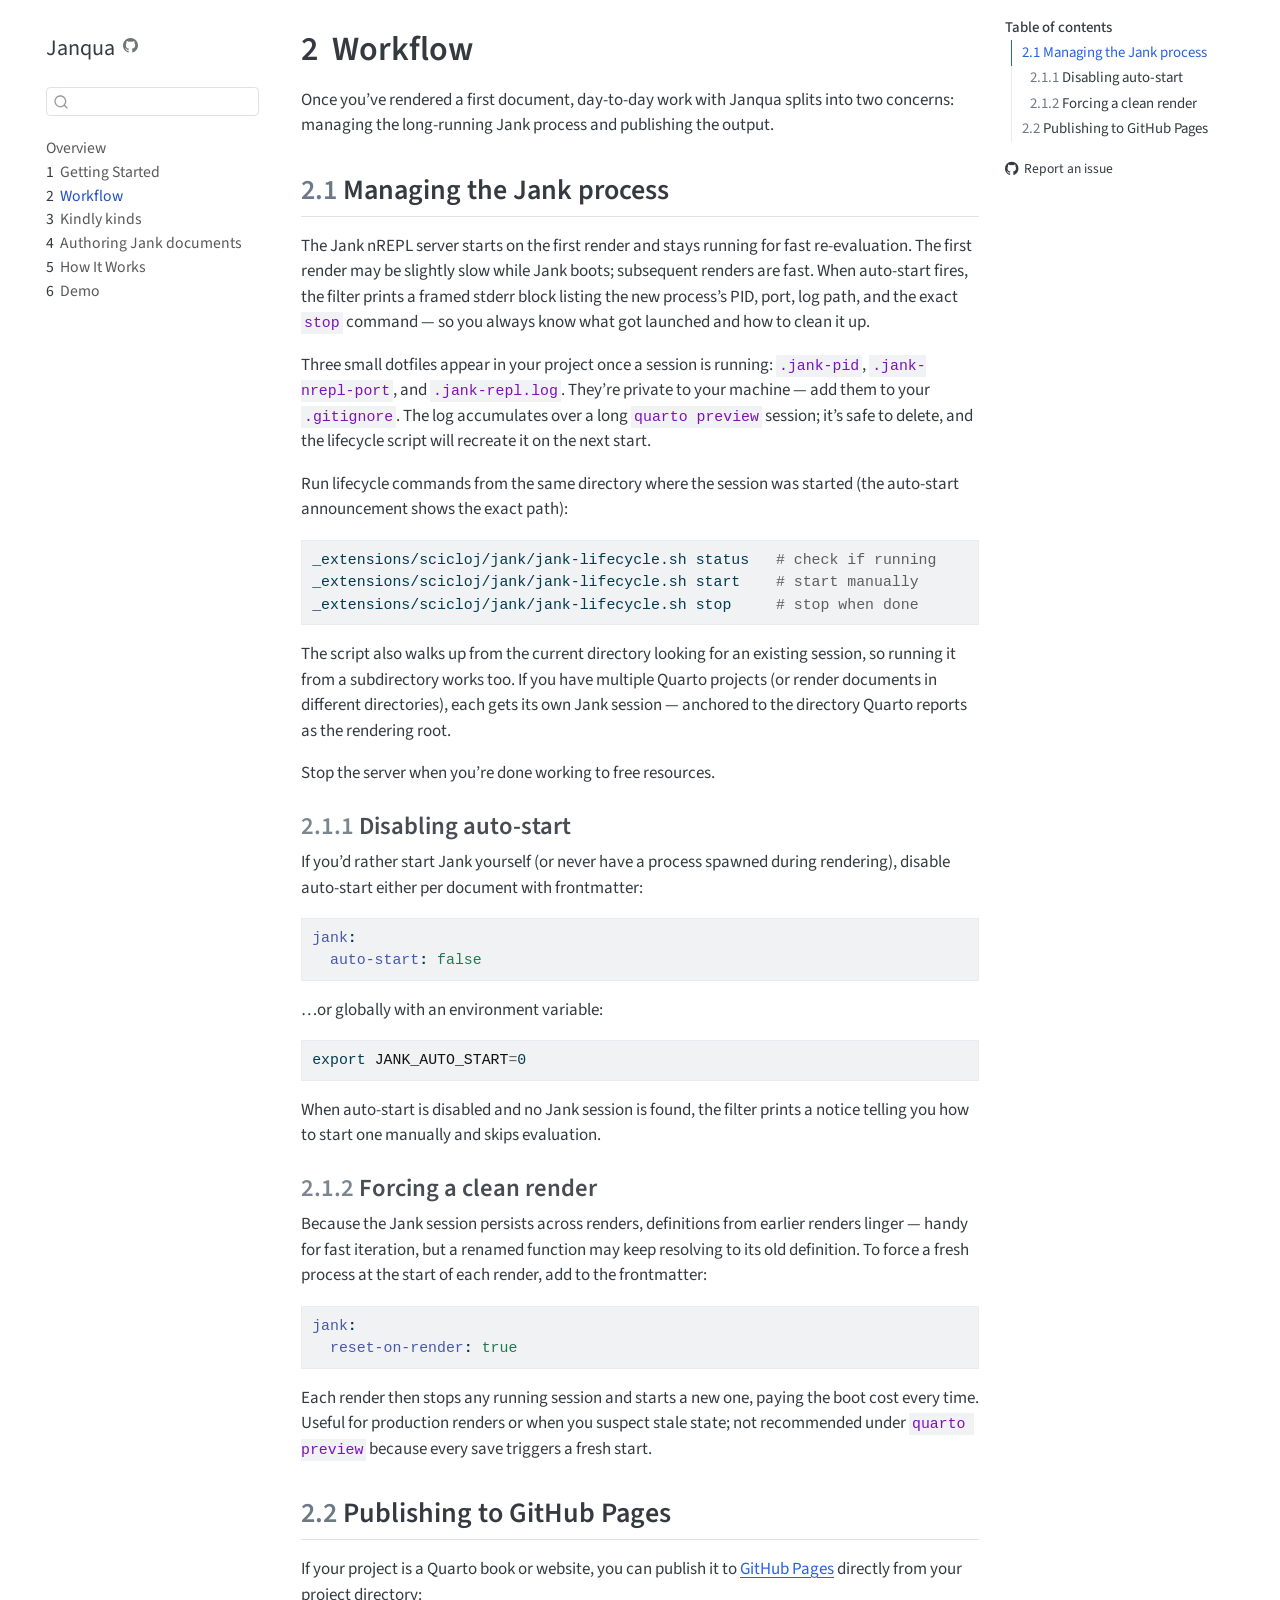
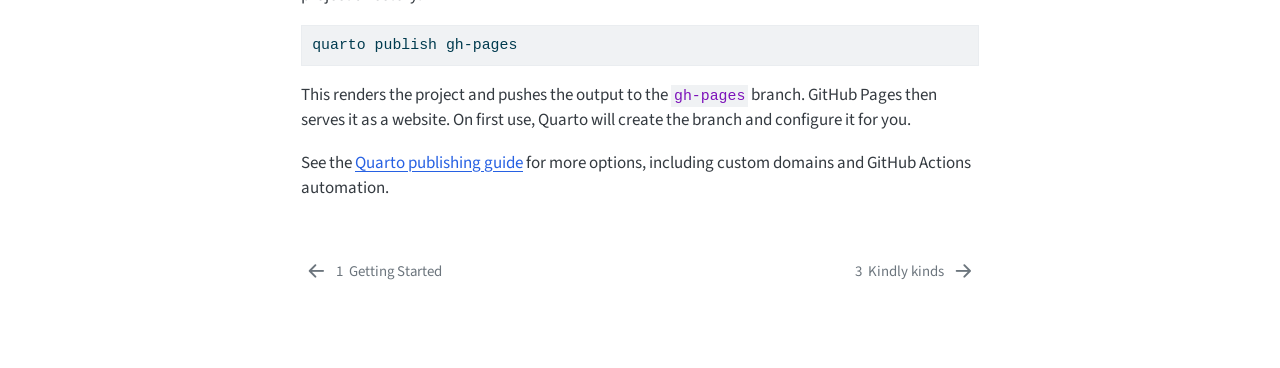
<file: workflow.html>
<!DOCTYPE html>
<html xmlns="http://www.w3.org/1999/xhtml" lang="en" xml:lang="en"><head>

<meta charset="utf-8">
<meta name="generator" content="quarto-1.9.36">

<meta name="viewport" content="width=device-width, initial-scale=1.0, user-scalable=yes">


<title>2&nbsp; Workflow – Janqua</title>
<style>
/* Default styles provided by pandoc.
** See https://pandoc.org/MANUAL.html#variables-for-html for config info.
*/
code{white-space: pre-wrap;}
span.smallcaps{font-variant: small-caps;}
div.columns{display: flex; gap: min(4vw, 1.5em);}
div.column{flex: auto; overflow-x: auto;}
div.hanging-indent{margin-left: 1.5em; text-indent: -1.5em;}
ul.task-list{list-style: none;}
ul.task-list li input[type="checkbox"] {
  width: 0.8em;
  margin: 0 0.8em 0.2em -1em; /* quarto-specific, see https://github.com/quarto-dev/quarto-cli/issues/4556 */ 
  vertical-align: middle;
}
/* CSS for syntax highlighting */
html { -webkit-text-size-adjust: 100%; }
pre > code.sourceCode { white-space: pre; position: relative; }
pre > code.sourceCode > span { display: inline-block; line-height: 1.25; }
pre > code.sourceCode > span:empty { height: 1.2em; }
.sourceCode { overflow: visible; }
code.sourceCode > span { color: inherit; text-decoration: inherit; }
div.sourceCode { margin: 1em 0; }
pre.sourceCode { margin: 0; }
@media screen {
div.sourceCode { overflow: auto; }
}
@media print {
pre > code.sourceCode { white-space: pre-wrap; }
pre > code.sourceCode > span { text-indent: -5em; padding-left: 5em; }
}
pre.numberSource code
  { counter-reset: source-line 0; }
pre.numberSource code > span
  { position: relative; left: -4em; counter-increment: source-line; }
pre.numberSource code > span > a:first-child::before
  { content: counter(source-line);
    position: relative; left: -1em; text-align: right; vertical-align: baseline;
    border: none; display: inline-block;
    -webkit-touch-callout: none; -webkit-user-select: none;
    -khtml-user-select: none; -moz-user-select: none;
    -ms-user-select: none; user-select: none;
    padding: 0 4px; width: 4em;
  }
pre.numberSource { margin-left: 3em;  padding-left: 4px; }
div.sourceCode
  {   }
@media screen {
pre > code.sourceCode > span > a:first-child::before { text-decoration: underline; }
}
</style>


<script src="site_libs/quarto-nav/quarto-nav.js"></script>
<script src="site_libs/quarto-nav/headroom.min.js"></script>
<script src="site_libs/clipboard/clipboard.min.js"></script>
<script src="site_libs/quarto-search/autocomplete.umd.js"></script>
<script src="site_libs/quarto-search/fuse.min.js"></script>
<script src="site_libs/quarto-search/quarto-search.js"></script>
<meta name="quarto:offset" content="./">
<link href="./kindly-kinds.html" rel="next">
<link href="./getting-started.html" rel="prev">
<script src="site_libs/quarto-html/quarto.js" type="module"></script>
<script src="site_libs/quarto-html/tabsets/tabsets.js" type="module"></script>
<script src="site_libs/quarto-html/popper.min.js"></script>
<script src="site_libs/quarto-html/tippy.umd.min.js"></script>
<script src="site_libs/quarto-html/anchor.min.js"></script>
<link href="site_libs/quarto-html/tippy.css" rel="stylesheet">
<link href="site_libs/quarto-html/quarto-syntax-highlighting-845c23b38eaddc0f92fda52bfe77a8c8.css" rel="stylesheet" id="quarto-text-highlighting-styles">
<script src="site_libs/bootstrap/bootstrap.min.js"></script>
<link href="site_libs/bootstrap/bootstrap-icons.css" rel="stylesheet">
<link href="site_libs/bootstrap/bootstrap-47c769d3d3297953383b17cda1be3526.min.css" rel="stylesheet" append-hash="true" id="quarto-bootstrap" data-mode="light">
<script id="quarto-search-options" type="application/json">{
  "location": "sidebar",
  "copy-button": false,
  "collapse-after": 3,
  "panel-placement": "start",
  "type": "textbox",
  "limit": 50,
  "keyboard-shortcut": [
    "f",
    "/",
    "s"
  ],
  "show-item-context": false,
  "language": {
    "search-no-results-text": "No results",
    "search-matching-documents-text": "matching documents",
    "search-copy-link-title": "Copy link to search",
    "search-hide-matches-text": "Hide additional matches",
    "search-more-match-text": "more match in this document",
    "search-more-matches-text": "more matches in this document",
    "search-clear-button-title": "Clear",
    "search-text-placeholder": "",
    "search-detached-cancel-button-title": "Cancel",
    "search-submit-button-title": "Submit",
    "search-label": "Search"
  }
}</script>


</head>

<body class="nav-sidebar floating quarto-light">

<div id="quarto-search-results"></div>
  <header id="quarto-header" class="headroom fixed-top">
  <nav class="quarto-secondary-nav">
    <div class="container-fluid d-flex">
      <button type="button" class="quarto-btn-toggle btn" data-bs-toggle="collapse" role="button" data-bs-target=".quarto-sidebar-collapse-item" aria-controls="quarto-sidebar" aria-expanded="false" aria-label="Toggle sidebar navigation" onclick="if (window.quartoToggleHeadroom) { window.quartoToggleHeadroom(); }">
        <i class="bi bi-layout-text-sidebar-reverse"></i>
      </button>
        <nav class="quarto-page-breadcrumbs" aria-label="breadcrumb"><ol class="breadcrumb"><li class="breadcrumb-item"><a href="./workflow.html"><span class="chapter-number">2</span>&nbsp; <span class="chapter-title">Workflow</span></a></li></ol></nav>
        <a class="flex-grow-1" role="navigation" data-bs-toggle="collapse" data-bs-target=".quarto-sidebar-collapse-item" aria-controls="quarto-sidebar" aria-expanded="false" aria-label="Toggle sidebar navigation" onclick="if (window.quartoToggleHeadroom) { window.quartoToggleHeadroom(); }">      
        </a>
      <button type="button" class="btn quarto-search-button" aria-label="Search" onclick="window.quartoOpenSearch();">
        <i class="bi bi-search"></i>
      </button>
    </div>
  </nav>
</header>
<!-- content -->
<div id="quarto-content" class="quarto-container page-columns page-rows-contents page-layout-article">
<!-- sidebar -->
  <nav id="quarto-sidebar" class="sidebar collapse collapse-horizontal quarto-sidebar-collapse-item sidebar-navigation floating overflow-auto">
    <div class="pt-lg-2 mt-2 text-left sidebar-header">
    <div class="sidebar-title mb-0 py-0">
      <a href="./">Janqua</a> 
        <div class="sidebar-tools-main">
    <a href="https://github.com/scicloj/janqua" title="Source Code" class="quarto-navigation-tool px-1" aria-label="Source Code"><i class="bi bi-github"></i></a>
</div>
    </div>
      </div>
        <div class="mt-2 flex-shrink-0 align-items-center">
        <div class="sidebar-search">
        <div id="quarto-search" class="" title="Search"></div>
        </div>
        </div>
    <div class="sidebar-menu-container"> 
    <ul class="list-unstyled mt-1">
        <li class="sidebar-item">
  <div class="sidebar-item-container"> 
  <a href="./index.html" class="sidebar-item-text sidebar-link">
 <span class="menu-text">Overview</span></a>
  </div>
</li>
        <li class="sidebar-item">
  <div class="sidebar-item-container"> 
  <a href="./getting-started.html" class="sidebar-item-text sidebar-link">
 <span class="menu-text"><span class="chapter-number">1</span>&nbsp; <span class="chapter-title">Getting Started</span></span></a>
  </div>
</li>
        <li class="sidebar-item">
  <div class="sidebar-item-container"> 
  <a href="./workflow.html" class="sidebar-item-text sidebar-link active">
 <span class="menu-text"><span class="chapter-number">2</span>&nbsp; <span class="chapter-title">Workflow</span></span></a>
  </div>
</li>
        <li class="sidebar-item">
  <div class="sidebar-item-container"> 
  <a href="./kindly-kinds.html" class="sidebar-item-text sidebar-link">
 <span class="menu-text"><span class="chapter-number">3</span>&nbsp; <span class="chapter-title">Kindly kinds</span></span></a>
  </div>
</li>
        <li class="sidebar-item">
  <div class="sidebar-item-container"> 
  <a href="./authoring.html" class="sidebar-item-text sidebar-link">
 <span class="menu-text"><span class="chapter-number">4</span>&nbsp; <span class="chapter-title">Authoring Jank documents</span></span></a>
  </div>
</li>
        <li class="sidebar-item">
  <div class="sidebar-item-container"> 
  <a href="./how-it-works.html" class="sidebar-item-text sidebar-link">
 <span class="menu-text"><span class="chapter-number">5</span>&nbsp; <span class="chapter-title">How It Works</span></span></a>
  </div>
</li>
        <li class="sidebar-item">
  <div class="sidebar-item-container"> 
  <a href="./demo.html" class="sidebar-item-text sidebar-link">
 <span class="menu-text"><span class="chapter-number">6</span>&nbsp; <span class="chapter-title">Demo</span></span></a>
  </div>
</li>
    </ul>
    </div>
</nav>
<div id="quarto-sidebar-glass" class="quarto-sidebar-collapse-item" data-bs-toggle="collapse" data-bs-target=".quarto-sidebar-collapse-item"></div>
<!-- margin-sidebar -->
    <div id="quarto-margin-sidebar" class="sidebar margin-sidebar">
        <nav id="TOC" role="doc-toc" class="toc-active">
    <h2 id="toc-title">Table of contents</h2>
   
  <ul>
  <li><a href="#managing-the-jank-process" id="toc-managing-the-jank-process" class="nav-link active" data-scroll-target="#managing-the-jank-process"><span class="header-section-number">2.1</span> Managing the Jank process</a>
  <ul class="collapse">
  <li><a href="#disabling-auto-start" id="toc-disabling-auto-start" class="nav-link" data-scroll-target="#disabling-auto-start"><span class="header-section-number">2.1.1</span> Disabling auto-start</a></li>
  <li><a href="#forcing-a-clean-render" id="toc-forcing-a-clean-render" class="nav-link" data-scroll-target="#forcing-a-clean-render"><span class="header-section-number">2.1.2</span> Forcing a clean render</a></li>
  </ul></li>
  <li><a href="#publishing-to-github-pages" id="toc-publishing-to-github-pages" class="nav-link" data-scroll-target="#publishing-to-github-pages"><span class="header-section-number">2.2</span> Publishing to GitHub Pages</a></li>
  </ul>
<div class="toc-actions"><ul><li><a href="https://github.com/scicloj/janqua/issues/new" class="toc-action"><i class="bi bi-github"></i>Report an issue</a></li></ul></div></nav>
    </div>
<!-- main -->
<main class="content" id="quarto-document-content">

<header id="title-block-header" class="quarto-title-block default">
<div class="quarto-title">
<h1 class="title"><span class="chapter-number">2</span>&nbsp; <span class="chapter-title">Workflow</span></h1>
</div>



<div class="quarto-title-meta">

    
  
    
  </div>
  


</header>


<p>Once you’ve rendered a first document, day-to-day work with Janqua splits into two concerns: managing the long-running Jank process and publishing the output.</p>
<section id="managing-the-jank-process" class="level2" data-number="2.1">
<h2 data-number="2.1" class="anchored" data-anchor-id="managing-the-jank-process"><span class="header-section-number">2.1</span> Managing the Jank process</h2>
<p>The Jank nREPL server starts on the first render and stays running for fast re-evaluation. The first render may be slightly slow while Jank boots; subsequent renders are fast. When auto-start fires, the filter prints a framed stderr block listing the new process’s PID, port, log path, and the exact <code>stop</code> command — so you always know what got launched and how to clean it up.</p>
<p>Three small dotfiles appear in your project once a session is running: <code>.jank-pid</code>, <code>.jank-nrepl-port</code>, and <code>.jank-repl.log</code>. They’re private to your machine — add them to your <code>.gitignore</code>. The log accumulates over a long <code>quarto preview</code> session; it’s safe to delete, and the lifecycle script will recreate it on the next start.</p>
<p>Run lifecycle commands from the same directory where the session was started (the auto-start announcement shows the exact path):</p>
<div class="code-copy-outer-scaffold"><div class="sourceCode" id="cb1"><pre class="sourceCode bash code-with-copy"><code class="sourceCode bash"><span id="cb1-1"><a href="#cb1-1" aria-hidden="true" tabindex="-1"></a><span class="ex">_extensions/scicloj/jank/jank-lifecycle.sh</span> status   <span class="co"># check if running</span></span>
<span id="cb1-2"><a href="#cb1-2" aria-hidden="true" tabindex="-1"></a><span class="ex">_extensions/scicloj/jank/jank-lifecycle.sh</span> start    <span class="co"># start manually</span></span>
<span id="cb1-3"><a href="#cb1-3" aria-hidden="true" tabindex="-1"></a><span class="ex">_extensions/scicloj/jank/jank-lifecycle.sh</span> stop     <span class="co"># stop when done</span></span></code></pre></div><button title="Copy to Clipboard" class="code-copy-button"><i class="bi"></i></button></div>
<p>The script also walks up from the current directory looking for an existing session, so running it from a subdirectory works too. If you have multiple Quarto projects (or render documents in different directories), each gets its own Jank session — anchored to the directory Quarto reports as the rendering root.</p>
<p>Stop the server when you’re done working to free resources.</p>
<section id="disabling-auto-start" class="level3" data-number="2.1.1">
<h3 data-number="2.1.1" class="anchored" data-anchor-id="disabling-auto-start"><span class="header-section-number">2.1.1</span> Disabling auto-start</h3>
<p>If you’d rather start Jank yourself (or never have a process spawned during rendering), disable auto-start either per document with frontmatter:</p>
<div class="code-copy-outer-scaffold"><div class="sourceCode" id="cb2"><pre class="sourceCode yaml code-with-copy"><code class="sourceCode yaml"><span id="cb2-1"><a href="#cb2-1" aria-hidden="true" tabindex="-1"></a><span class="fu">jank</span><span class="kw">:</span></span>
<span id="cb2-2"><a href="#cb2-2" aria-hidden="true" tabindex="-1"></a><span class="at">  </span><span class="fu">auto-start</span><span class="kw">:</span><span class="at"> </span><span class="ch">false</span></span></code></pre></div><button title="Copy to Clipboard" class="code-copy-button"><i class="bi"></i></button></div>
<p>…or globally with an environment variable:</p>
<div class="code-copy-outer-scaffold"><div class="sourceCode" id="cb3"><pre class="sourceCode bash code-with-copy"><code class="sourceCode bash"><span id="cb3-1"><a href="#cb3-1" aria-hidden="true" tabindex="-1"></a><span class="bu">export</span> <span class="va">JANK_AUTO_START</span><span class="op">=</span>0</span></code></pre></div><button title="Copy to Clipboard" class="code-copy-button"><i class="bi"></i></button></div>
<p>When auto-start is disabled and no Jank session is found, the filter prints a notice telling you how to start one manually and skips evaluation.</p>
</section>
<section id="forcing-a-clean-render" class="level3" data-number="2.1.2">
<h3 data-number="2.1.2" class="anchored" data-anchor-id="forcing-a-clean-render"><span class="header-section-number">2.1.2</span> Forcing a clean render</h3>
<p>Because the Jank session persists across renders, definitions from earlier renders linger — handy for fast iteration, but a renamed function may keep resolving to its old definition. To force a fresh process at the start of each render, add to the frontmatter:</p>
<div class="code-copy-outer-scaffold"><div class="sourceCode" id="cb4"><pre class="sourceCode yaml code-with-copy"><code class="sourceCode yaml"><span id="cb4-1"><a href="#cb4-1" aria-hidden="true" tabindex="-1"></a><span class="fu">jank</span><span class="kw">:</span></span>
<span id="cb4-2"><a href="#cb4-2" aria-hidden="true" tabindex="-1"></a><span class="at">  </span><span class="fu">reset-on-render</span><span class="kw">:</span><span class="at"> </span><span class="ch">true</span></span></code></pre></div><button title="Copy to Clipboard" class="code-copy-button"><i class="bi"></i></button></div>
<p>Each render then stops any running session and starts a new one, paying the boot cost every time. Useful for production renders or when you suspect stale state; not recommended under <code>quarto preview</code> because every save triggers a fresh start.</p>
</section>
</section>
<section id="publishing-to-github-pages" class="level2" data-number="2.2">
<h2 data-number="2.2" class="anchored" data-anchor-id="publishing-to-github-pages"><span class="header-section-number">2.2</span> Publishing to GitHub Pages</h2>
<p>If your project is a Quarto book or website, you can publish it to <a href="https://pages.github.com/">GitHub Pages</a> directly from your project directory:</p>
<div class="code-copy-outer-scaffold"><div class="sourceCode" id="cb5"><pre class="sourceCode bash code-with-copy"><code class="sourceCode bash"><span id="cb5-1"><a href="#cb5-1" aria-hidden="true" tabindex="-1"></a><span class="ex">quarto</span> publish gh-pages</span></code></pre></div><button title="Copy to Clipboard" class="code-copy-button"><i class="bi"></i></button></div>
<p>This renders the project and pushes the output to the <code>gh-pages</code> branch. GitHub Pages then serves it as a website. On first use, Quarto will create the branch and configure it for you.</p>
<p>See the <a href="https://quarto.org/docs/publishing/github-pages.html">Quarto publishing guide</a> for more options, including custom domains and GitHub Actions automation.</p>


</section>

</main> <!-- /main -->
<script id="quarto-html-after-body" type="application/javascript">
  window.document.addEventListener("DOMContentLoaded", function (event) {
    const icon = "";
    const anchorJS = new window.AnchorJS();
    anchorJS.options = {
      placement: 'right',
      icon: icon
    };
    anchorJS.add('.anchored');
    const isCodeAnnotation = (el) => {
      for (const clz of el.classList) {
        if (clz.startsWith('code-annotation-')) {                     
          return true;
        }
      }
      return false;
    }
    const onCopySuccess = function(e) {
      // button target
      const button = e.trigger;
      // don't keep focus
      button.blur();
      // flash "checked"
      button.classList.add('code-copy-button-checked');
      var currentTitle = button.getAttribute("title");
      button.setAttribute("title", "Copied!");
      let tooltip;
      if (window.bootstrap) {
        button.setAttribute("data-bs-toggle", "tooltip");
        button.setAttribute("data-bs-placement", "left");
        button.setAttribute("data-bs-title", "Copied!");
        tooltip = new bootstrap.Tooltip(button, 
          { trigger: "manual", 
            customClass: "code-copy-button-tooltip",
            offset: [0, -8]});
        tooltip.show();    
      }
      setTimeout(function() {
        if (tooltip) {
          tooltip.hide();
          button.removeAttribute("data-bs-title");
          button.removeAttribute("data-bs-toggle");
          button.removeAttribute("data-bs-placement");
        }
        button.setAttribute("title", currentTitle);
        button.classList.remove('code-copy-button-checked');
      }, 1000);
      // clear code selection
      e.clearSelection();
    }
    const getTextToCopy = function(trigger) {
      const outerScaffold = trigger.parentElement.cloneNode(true);
      const codeEl = outerScaffold.querySelector('code');
      for (const childEl of codeEl.children) {
        if (isCodeAnnotation(childEl)) {
          childEl.remove();
        }
      }
      return codeEl.innerText;
    }
    const clipboard = new window.ClipboardJS('.code-copy-button:not([data-in-quarto-modal])', {
      text: getTextToCopy
    });
    clipboard.on('success', onCopySuccess);
    if (window.document.getElementById('quarto-embedded-source-code-modal')) {
      const clipboardModal = new window.ClipboardJS('.code-copy-button[data-in-quarto-modal]', {
        text: getTextToCopy,
        container: window.document.getElementById('quarto-embedded-source-code-modal')
      });
      clipboardModal.on('success', onCopySuccess);
    }
      var localhostRegex = new RegExp(/^(?:http|https):\/\/localhost\:?[0-9]*\//);
      var mailtoRegex = new RegExp(/^mailto:/);
        var filterRegex = new RegExp('/' + window.location.host + '/');
      var isInternal = (href) => {
          return filterRegex.test(href) || localhostRegex.test(href) || mailtoRegex.test(href);
      }
      // Inspect non-navigation links and adorn them if external
     var links = window.document.querySelectorAll('a[href]:not(.nav-link):not(.navbar-brand):not(.toc-action):not(.sidebar-link):not(.sidebar-item-toggle):not(.pagination-link):not(.no-external):not([aria-hidden]):not(.dropdown-item):not(.quarto-navigation-tool):not(.about-link)');
      for (var i=0; i<links.length; i++) {
        const link = links[i];
        if (!isInternal(link.href)) {
          // undo the damage that might have been done by quarto-nav.js in the case of
          // links that we want to consider external
          if (link.dataset.originalHref !== undefined) {
            link.href = link.dataset.originalHref;
          }
        }
      }
    function tippyHover(el, contentFn, onTriggerFn, onUntriggerFn) {
      const config = {
        allowHTML: true,
        maxWidth: 500,
        delay: 100,
        arrow: false,
        appendTo: function(el) {
            return el.parentElement;
        },
        interactive: true,
        interactiveBorder: 10,
        theme: 'quarto',
        placement: 'bottom-start',
      };
      if (contentFn) {
        config.content = contentFn;
      }
      if (onTriggerFn) {
        config.onTrigger = onTriggerFn;
      }
      if (onUntriggerFn) {
        config.onUntrigger = onUntriggerFn;
      }
      window.tippy(el, config); 
    }
    const noterefs = window.document.querySelectorAll('a[role="doc-noteref"]');
    for (var i=0; i<noterefs.length; i++) {
      const ref = noterefs[i];
      tippyHover(ref, function() {
        // use id or data attribute instead here
        let href = ref.getAttribute('data-footnote-href') || ref.getAttribute('href');
        try { href = new URL(href).hash; } catch {}
        const id = href.replace(/^#\/?/, "");
        const note = window.document.getElementById(id);
        if (note) {
          return note.innerHTML;
        } else {
          return "";
        }
      });
    }
    const xrefs = window.document.querySelectorAll('a.quarto-xref');
    const processXRef = (id, note) => {
      // Strip column container classes
      const stripColumnClz = (el) => {
        el.classList.remove("page-full", "page-columns");
        if (el.children) {
          for (const child of el.children) {
            stripColumnClz(child);
          }
        }
      }
      stripColumnClz(note)
      if (id === null || id.startsWith('sec-')) {
        // Special case sections, only their first couple elements
        const container = document.createElement("div");
        if (note.children && note.children.length > 2) {
          container.appendChild(note.children[0].cloneNode(true));
          for (let i = 1; i < note.children.length; i++) {
            const child = note.children[i];
            if (child.tagName === "P" && child.innerText === "") {
              continue;
            } else {
              container.appendChild(child.cloneNode(true));
              break;
            }
          }
          if (window.Quarto?.typesetMath) {
            window.Quarto.typesetMath(container);
          }
          return container.innerHTML
        } else {
          if (window.Quarto?.typesetMath) {
            window.Quarto.typesetMath(note);
          }
          return note.innerHTML;
        }
      } else {
        // Remove any anchor links if they are present
        const anchorLink = note.querySelector('a.anchorjs-link');
        if (anchorLink) {
          anchorLink.remove();
        }
        if (window.Quarto?.typesetMath) {
          window.Quarto.typesetMath(note);
        }
        if (note.classList.contains("callout")) {
          return note.outerHTML;
        } else {
          return note.innerHTML;
        }
      }
    }
    for (var i=0; i<xrefs.length; i++) {
      const xref = xrefs[i];
      tippyHover(xref, undefined, function(instance) {
        instance.disable();
        let url = xref.getAttribute('href');
        let hash = undefined; 
        if (url.startsWith('#')) {
          hash = url;
        } else {
          try { hash = new URL(url).hash; } catch {}
        }
        if (hash) {
          const id = hash.replace(/^#\/?/, "");
          const note = window.document.getElementById(id);
          if (note !== null) {
            try {
              const html = processXRef(id, note.cloneNode(true));
              instance.setContent(html);
            } finally {
              instance.enable();
              instance.show();
            }
          } else {
            // See if we can fetch this
            fetch(url.split('#')[0])
            .then(res => res.text())
            .then(html => {
              const parser = new DOMParser();
              const htmlDoc = parser.parseFromString(html, "text/html");
              const note = htmlDoc.getElementById(id);
              if (note !== null) {
                const html = processXRef(id, note);
                instance.setContent(html);
              } 
            }).finally(() => {
              instance.enable();
              instance.show();
            });
          }
        } else {
          // See if we can fetch a full url (with no hash to target)
          // This is a special case and we should probably do some content thinning / targeting
          fetch(url)
          .then(res => res.text())
          .then(html => {
            const parser = new DOMParser();
            const htmlDoc = parser.parseFromString(html, "text/html");
            const note = htmlDoc.querySelector('main.content');
            if (note !== null) {
              // This should only happen for chapter cross references
              // (since there is no id in the URL)
              // remove the first header
              if (note.children.length > 0 && note.children[0].tagName === "HEADER") {
                note.children[0].remove();
              }
              const html = processXRef(null, note);
              instance.setContent(html);
            } 
          }).finally(() => {
            instance.enable();
            instance.show();
          });
        }
      }, function(instance) {
      });
    }
        let selectedAnnoteEl;
        const selectorForAnnotation = ( cell, annotation) => {
          let cellAttr = 'data-code-cell="' + cell + '"';
          let lineAttr = 'data-code-annotation="' +  annotation + '"';
          const selector = 'span[' + cellAttr + '][' + lineAttr + ']';
          return selector;
        }
        const selectCodeLines = (annoteEl) => {
          const doc = window.document;
          const targetCell = annoteEl.getAttribute("data-target-cell");
          const targetAnnotation = annoteEl.getAttribute("data-target-annotation");
          const annoteSpan = window.document.querySelector(selectorForAnnotation(targetCell, targetAnnotation));
          const lines = annoteSpan.getAttribute("data-code-lines").split(",");
          const lineIds = lines.map((line) => {
            return targetCell + "-" + line;
          })
          let top = null;
          let height = null;
          let parent = null;
          if (lineIds.length > 0) {
              //compute the position of the single el (top and bottom and make a div)
              const el = window.document.getElementById(lineIds[0]);
              top = el.offsetTop;
              height = el.offsetHeight;
              parent = el.parentElement.parentElement;
            if (lineIds.length > 1) {
              const lastEl = window.document.getElementById(lineIds[lineIds.length - 1]);
              const bottom = lastEl.offsetTop + lastEl.offsetHeight;
              height = bottom - top;
            }
            if (top !== null && height !== null && parent !== null) {
              // cook up a div (if necessary) and position it 
              let div = window.document.getElementById("code-annotation-line-highlight");
              if (div === null) {
                div = window.document.createElement("div");
                div.setAttribute("id", "code-annotation-line-highlight");
                div.style.position = 'absolute';
                parent.appendChild(div);
              }
              div.style.top = top - 2 + "px";
              div.style.height = height + 4 + "px";
              div.style.left = 0;
              let gutterDiv = window.document.getElementById("code-annotation-line-highlight-gutter");
              if (gutterDiv === null) {
                gutterDiv = window.document.createElement("div");
                gutterDiv.setAttribute("id", "code-annotation-line-highlight-gutter");
                gutterDiv.style.position = 'absolute';
                const codeCell = window.document.getElementById(targetCell);
                const gutter = codeCell.querySelector('.code-annotation-gutter');
                gutter.appendChild(gutterDiv);
              }
              gutterDiv.style.top = top - 2 + "px";
              gutterDiv.style.height = height + 4 + "px";
            }
            selectedAnnoteEl = annoteEl;
          }
        };
        const unselectCodeLines = () => {
          const elementsIds = ["code-annotation-line-highlight", "code-annotation-line-highlight-gutter"];
          elementsIds.forEach((elId) => {
            const div = window.document.getElementById(elId);
            if (div) {
              div.remove();
            }
          });
          selectedAnnoteEl = undefined;
        };
          // Handle positioning of the toggle
      window.addEventListener(
        "resize",
        throttle(() => {
          elRect = undefined;
          if (selectedAnnoteEl) {
            selectCodeLines(selectedAnnoteEl);
          }
        }, 10)
      );
      function throttle(fn, ms) {
      let throttle = false;
      let timer;
        return (...args) => {
          if(!throttle) { // first call gets through
              fn.apply(this, args);
              throttle = true;
          } else { // all the others get throttled
              if(timer) clearTimeout(timer); // cancel #2
              timer = setTimeout(() => {
                fn.apply(this, args);
                timer = throttle = false;
              }, ms);
          }
        };
      }
        // Attach click handler to the DT
        const annoteDls = window.document.querySelectorAll('dt[data-target-cell]');
        for (const annoteDlNode of annoteDls) {
          annoteDlNode.addEventListener('click', (event) => {
            const clickedEl = event.target;
            if (clickedEl !== selectedAnnoteEl) {
              unselectCodeLines();
              const activeEl = window.document.querySelector('dt[data-target-cell].code-annotation-active');
              if (activeEl) {
                activeEl.classList.remove('code-annotation-active');
              }
              selectCodeLines(clickedEl);
              clickedEl.classList.add('code-annotation-active');
            } else {
              // Unselect the line
              unselectCodeLines();
              clickedEl.classList.remove('code-annotation-active');
            }
          });
        }
    const findCites = (el) => {
      const parentEl = el.parentElement;
      if (parentEl) {
        const cites = parentEl.dataset.cites;
        if (cites) {
          return {
            el,
            cites: cites.split(' ')
          };
        } else {
          return findCites(el.parentElement)
        }
      } else {
        return undefined;
      }
    };
    var bibliorefs = window.document.querySelectorAll('a[role="doc-biblioref"]');
    for (var i=0; i<bibliorefs.length; i++) {
      const ref = bibliorefs[i];
      const citeInfo = findCites(ref);
      if (citeInfo) {
        tippyHover(citeInfo.el, function() {
          var popup = window.document.createElement('div');
          citeInfo.cites.forEach(function(cite) {
            var citeDiv = window.document.createElement('div');
            citeDiv.classList.add('hanging-indent');
            citeDiv.classList.add('csl-entry');
            var biblioDiv = window.document.getElementById('ref-' + cite);
            if (biblioDiv) {
              citeDiv.innerHTML = biblioDiv.innerHTML;
            }
            popup.appendChild(citeDiv);
          });
          return popup.innerHTML;
        });
      }
    }
  });
  </script>
<nav class="page-navigation">
  <div class="nav-page nav-page-previous">
      <a href="./getting-started.html" class="pagination-link" aria-label="Getting Started">
        <i class="bi bi-arrow-left-short"></i> <span class="nav-page-text"><span class="chapter-number">1</span>&nbsp; <span class="chapter-title">Getting Started</span></span>
      </a>          
  </div>
  <div class="nav-page nav-page-next">
      <a href="./kindly-kinds.html" class="pagination-link" aria-label="Kindly kinds">
        <span class="nav-page-text"><span class="chapter-number">3</span>&nbsp; <span class="chapter-title">Kindly kinds</span></span> <i class="bi bi-arrow-right-short"></i>
      </a>
  </div>
</nav>
</div> <!-- /content -->




<footer class="footer"><div class="nav-footer"><div class="nav-footer-center"><div class="toc-actions d-sm-block d-md-none"><ul><li><a href="https://github.com/scicloj/janqua/issues/new" class="toc-action"><i class="bi bi-github"></i>Report an issue</a></li></ul></div></div></div></footer></body></html>
</file>
<file: site_libs/quarto-html/tippy.css>
.tippy-box[data-animation=fade][data-state=hidden]{opacity:0}[data-tippy-root]{max-width:calc(100vw - 10px)}.tippy-box{position:relative;background-color:#333;color:#fff;border-radius:4px;font-size:14px;line-height:1.4;white-space:normal;outline:0;transition-property:transform,visibility,opacity}.tippy-box[data-placement^=top]>.tippy-arrow{bottom:0}.tippy-box[data-placement^=top]>.tippy-arrow:before{bottom:-7px;left:0;border-width:8px 8px 0;border-top-color:initial;transform-origin:center top}.tippy-box[data-placement^=bottom]>.tippy-arrow{top:0}.tippy-box[data-placement^=bottom]>.tippy-arrow:before{top:-7px;left:0;border-width:0 8px 8px;border-bottom-color:initial;transform-origin:center bottom}.tippy-box[data-placement^=left]>.tippy-arrow{right:0}.tippy-box[data-placement^=left]>.tippy-arrow:before{border-width:8px 0 8px 8px;border-left-color:initial;right:-7px;transform-origin:center left}.tippy-box[data-placement^=right]>.tippy-arrow{left:0}.tippy-box[data-placement^=right]>.tippy-arrow:before{left:-7px;border-width:8px 8px 8px 0;border-right-color:initial;transform-origin:center right}.tippy-box[data-inertia][data-state=visible]{transition-timing-function:cubic-bezier(.54,1.5,.38,1.11)}.tippy-arrow{width:16px;height:16px;color:#333}.tippy-arrow:before{content:"";position:absolute;border-color:transparent;border-style:solid}.tippy-content{position:relative;padding:5px 9px;z-index:1}
</file>
<file: site_libs/quarto-html/quarto-syntax-highlighting-845c23b38eaddc0f92fda52bfe77a8c8.css>
/* quarto syntax highlight colors */
:root {
  --quarto-hl-ot-color: #003B4F;
  --quarto-hl-at-color: #657422;
  --quarto-hl-ss-color: #20794D;
  --quarto-hl-an-color: #5E5E5E;
  --quarto-hl-fu-color: #4758AB;
  --quarto-hl-st-color: #20794D;
  --quarto-hl-cf-color: #003B4F;
  --quarto-hl-op-color: #5E5E5E;
  --quarto-hl-er-color: #AD0000;
  --quarto-hl-bn-color: #AD0000;
  --quarto-hl-al-color: #AD0000;
  --quarto-hl-va-color: #111111;
  --quarto-hl-bu-color: inherit;
  --quarto-hl-ex-color: inherit;
  --quarto-hl-pp-color: #AD0000;
  --quarto-hl-in-color: #5E5E5E;
  --quarto-hl-vs-color: #20794D;
  --quarto-hl-wa-color: #5E5E5E;
  --quarto-hl-do-color: #5E5E5E;
  --quarto-hl-im-color: #00769E;
  --quarto-hl-ch-color: #20794D;
  --quarto-hl-dt-color: #AD0000;
  --quarto-hl-fl-color: #AD0000;
  --quarto-hl-co-color: #5E5E5E;
  --quarto-hl-cv-color: #5E5E5E;
  --quarto-hl-cn-color: #8f5902;
  --quarto-hl-sc-color: #5E5E5E;
  --quarto-hl-dv-color: #AD0000;
  --quarto-hl-kw-color: #003B4F;
}

/* other quarto variables */
:root {
  --quarto-font-monospace: SFMono-Regular, Menlo, Monaco, Consolas, "Liberation Mono", "Courier New", monospace;
}

/* syntax highlight based on Pandoc's rules */
pre > code.sourceCode > span {
  color: #003B4F;
}

code.sourceCode > span {
  color: #003B4F;
}

div.sourceCode,
div.sourceCode pre.sourceCode {
  color: #003B4F;
}

/* Normal */
code span {
  color: #003B4F;
}

/* Alert */
code span.al {
  color: #AD0000;
  font-style: inherit;
}

/* Annotation */
code span.an {
  color: #5E5E5E;
  font-style: inherit;
}

/* Attribute */
code span.at {
  color: #657422;
  font-style: inherit;
}

/* BaseN */
code span.bn {
  color: #AD0000;
  font-style: inherit;
}

/* BuiltIn */
code span.bu {
  font-style: inherit;
}

/* ControlFlow */
code span.cf {
  color: #003B4F;
  font-weight: bold;
  font-style: inherit;
}

/* Char */
code span.ch {
  color: #20794D;
  font-style: inherit;
}

/* Constant */
code span.cn {
  color: #8f5902;
  font-style: inherit;
}

/* Comment */
code span.co {
  color: #5E5E5E;
  font-style: inherit;
}

/* CommentVar */
code span.cv {
  color: #5E5E5E;
  font-style: italic;
}

/* Documentation */
code span.do {
  color: #5E5E5E;
  font-style: italic;
}

/* DataType */
code span.dt {
  color: #AD0000;
  font-style: inherit;
}

/* DecVal */
code span.dv {
  color: #AD0000;
  font-style: inherit;
}

/* Error */
code span.er {
  color: #AD0000;
  font-style: inherit;
}

/* Extension */
code span.ex {
  font-style: inherit;
}

/* Float */
code span.fl {
  color: #AD0000;
  font-style: inherit;
}

/* Function */
code span.fu {
  color: #4758AB;
  font-style: inherit;
}

/* Import */
code span.im {
  color: #00769E;
  font-style: inherit;
}

/* Information */
code span.in {
  color: #5E5E5E;
  font-style: inherit;
}

/* Keyword */
code span.kw {
  color: #003B4F;
  font-weight: bold;
  font-style: inherit;
}

/* Operator */
code span.op {
  color: #5E5E5E;
  font-style: inherit;
}

/* Other */
code span.ot {
  color: #003B4F;
  font-style: inherit;
}

/* Preprocessor */
code span.pp {
  color: #AD0000;
  font-style: inherit;
}

/* SpecialChar */
code span.sc {
  color: #5E5E5E;
  font-style: inherit;
}

/* SpecialString */
code span.ss {
  color: #20794D;
  font-style: inherit;
}

/* String */
code span.st {
  color: #20794D;
  font-style: inherit;
}

/* Variable */
code span.va {
  color: #111111;
  font-style: inherit;
}

/* VerbatimString */
code span.vs {
  color: #20794D;
  font-style: inherit;
}

/* Warning */
code span.wa {
  color: #5E5E5E;
  font-style: italic;
}

.prevent-inlining {
  content: "</";
}

/*# sourceMappingURL=ac89f0bb514bba72461919f78549e31c.css.map */
</file>
<file: site_libs/quarto-diagram/mermaid.css>
.mermaidTooltip {
  position: absolute;
  text-align: center;
  max-width: 200px;
  padding: 2px;
  font-family: "trebuchet ms", verdana, arial;
  font-size: 12px;
  background: #ffffde;
  border: 1px solid #aaaa33;
  border-radius: 2px;
  pointer-events: none;
  z-index: 1000;
}
</file>
